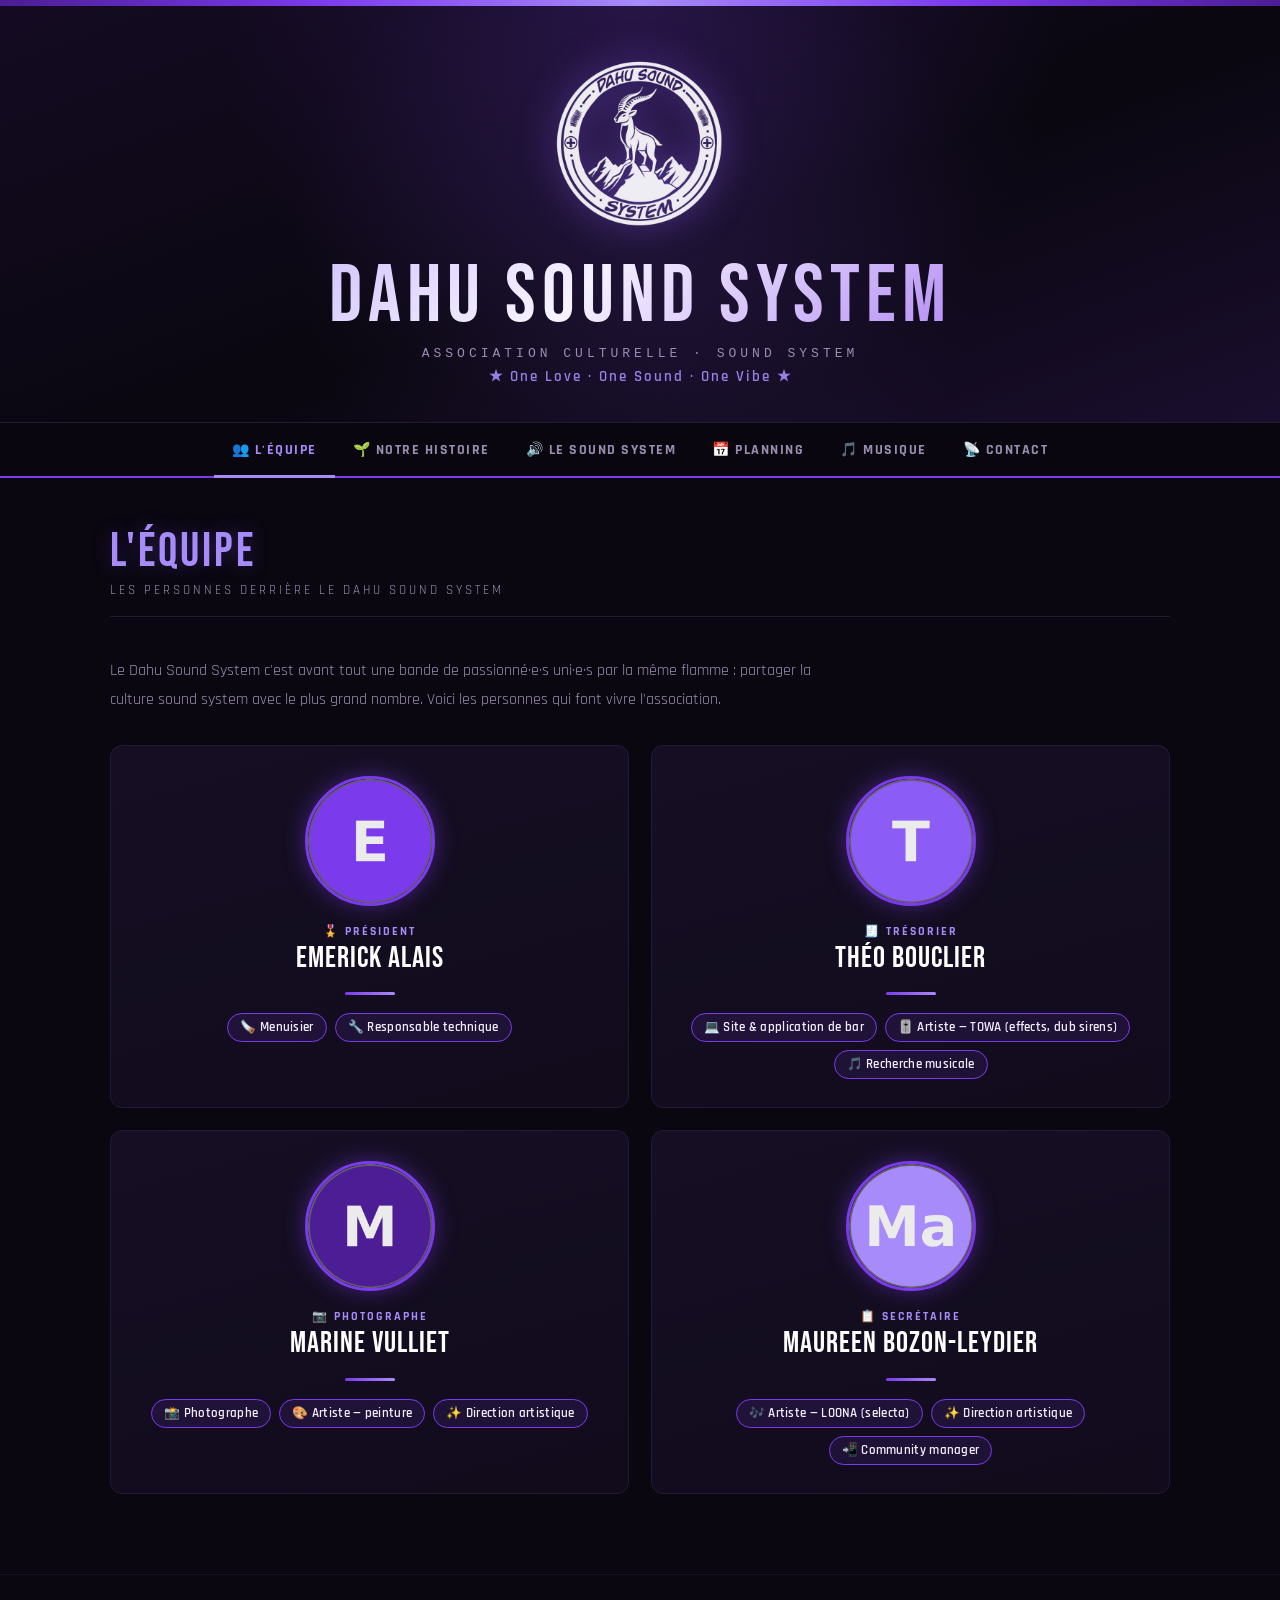
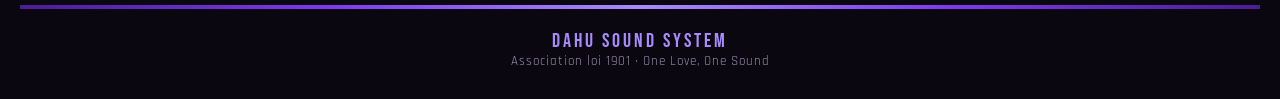
<file: index.html>
<!DOCTYPE html>
<html lang="fr">
<head>
<meta charset="UTF-8">
<meta name="viewport" content="width=device-width, initial-scale=1.0">
<title>Dahu Sound System — L'Équipe</title>
<link rel="icon" type="image/png" href="images/logo-dahu-white.png">
<link rel="preconnect" href="https://fonts.googleapis.com">
<link rel="preconnect" href="https://fonts.gstatic.com" crossorigin>
<link href="https://fonts.googleapis.com/css2?family=Bebas+Neue&family=Rajdhani:wght@400;600;700&family=Ubuntu+Mono&display=swap" rel="stylesheet">
<link rel="stylesheet" href="css/style.css">
</head>
<body>
<!-- En-tete commun (banniere + hero + menu) injecte par js/layout.js -->
<div id="dahu-header"></div>
<script src="js/layout.js"></script>
<div class="content">
  <div class="section">
    <div class="section-title">L'Équipe</div>
    <div class="section-subtitle">Les personnes derrière le Dahu Sound System</div>
    <p class="prose">Le Dahu Sound System c'est avant tout une bande de passionné·e·s uni·e·s par la même flamme : partager la culture sound system avec le plus grand nombre. Voici les personnes qui font vivre l'association.</p>

    <div class="team-grid">

      <!-- Emerick (haut gauche) -->
      <div class="member-card">
        <img class="member-photo" src="images/imageemerick.png" alt="Emerick ALAIS">
        <div class="member-role">🎖️ Président</div>
        <div class="member-name">Emerick ALAIS</div>
        <div class="member-divider"></div>
        <div class="member-missions">
          <span class="mission-tag">🪚 Menuisier</span>
          <span class="mission-tag">🔧 Responsable technique</span>
        </div>
      </div>

      <!-- Théo (haut droite) -->
      <div class="member-card">
        <img class="member-photo" src="images/imagetheo.png" alt="Théo BOUCLIER">
        <div class="member-role">🧾 Trésorier</div>
        <div class="member-name">Théo BOUCLIER</div>
        <div class="member-divider"></div>
        <div class="member-missions">
          <span class="mission-tag">💻 Site &amp; application de bar</span>
          <span class="mission-tag">🎚️ Artiste — TOWA (effects, dub sirens)</span>
          <span class="mission-tag">🎵 Recherche musicale</span>
        </div>
      </div>

      <!-- Marine (bas gauche) -->
      <div class="member-card">
        <img class="member-photo" src="images/imagemarine.png" alt="Marine VULLIET">
        <div class="member-role">📷 Photographe</div>
        <div class="member-name">Marine VULLIET</div>
        <div class="member-divider"></div>
        <div class="member-missions">
          <span class="mission-tag">📸 Photographe</span>
          <span class="mission-tag">🎨 Artiste — peinture</span>
          <span class="mission-tag">✨ Direction artistique</span>
        </div>
      </div>

      <!-- Maureen (bas droite) -->
      <div class="member-card">
        <img class="member-photo" src="images/imagemaureen.png" alt="Maureen BOZON-LEYDIER">
        <div class="member-role">📋 Secrétaire</div>
        <div class="member-name">Maureen BOZON-LEYDIER</div>
        <div class="member-divider"></div>
        <div class="member-missions">
          <span class="mission-tag">🎶 Artiste — LOONA (selecta)</span>
          <span class="mission-tag">✨ Direction artistique</span>
          <span class="mission-tag">📲 Community manager</span>
        </div>
      </div>

    </div>
  </div>
</div>
<!-- Pied de page commun injecte par js/layout.js -->
<footer id="dahu-footer"></footer>
<script src="js/script.js"></script>
</body>
</html>
</file>
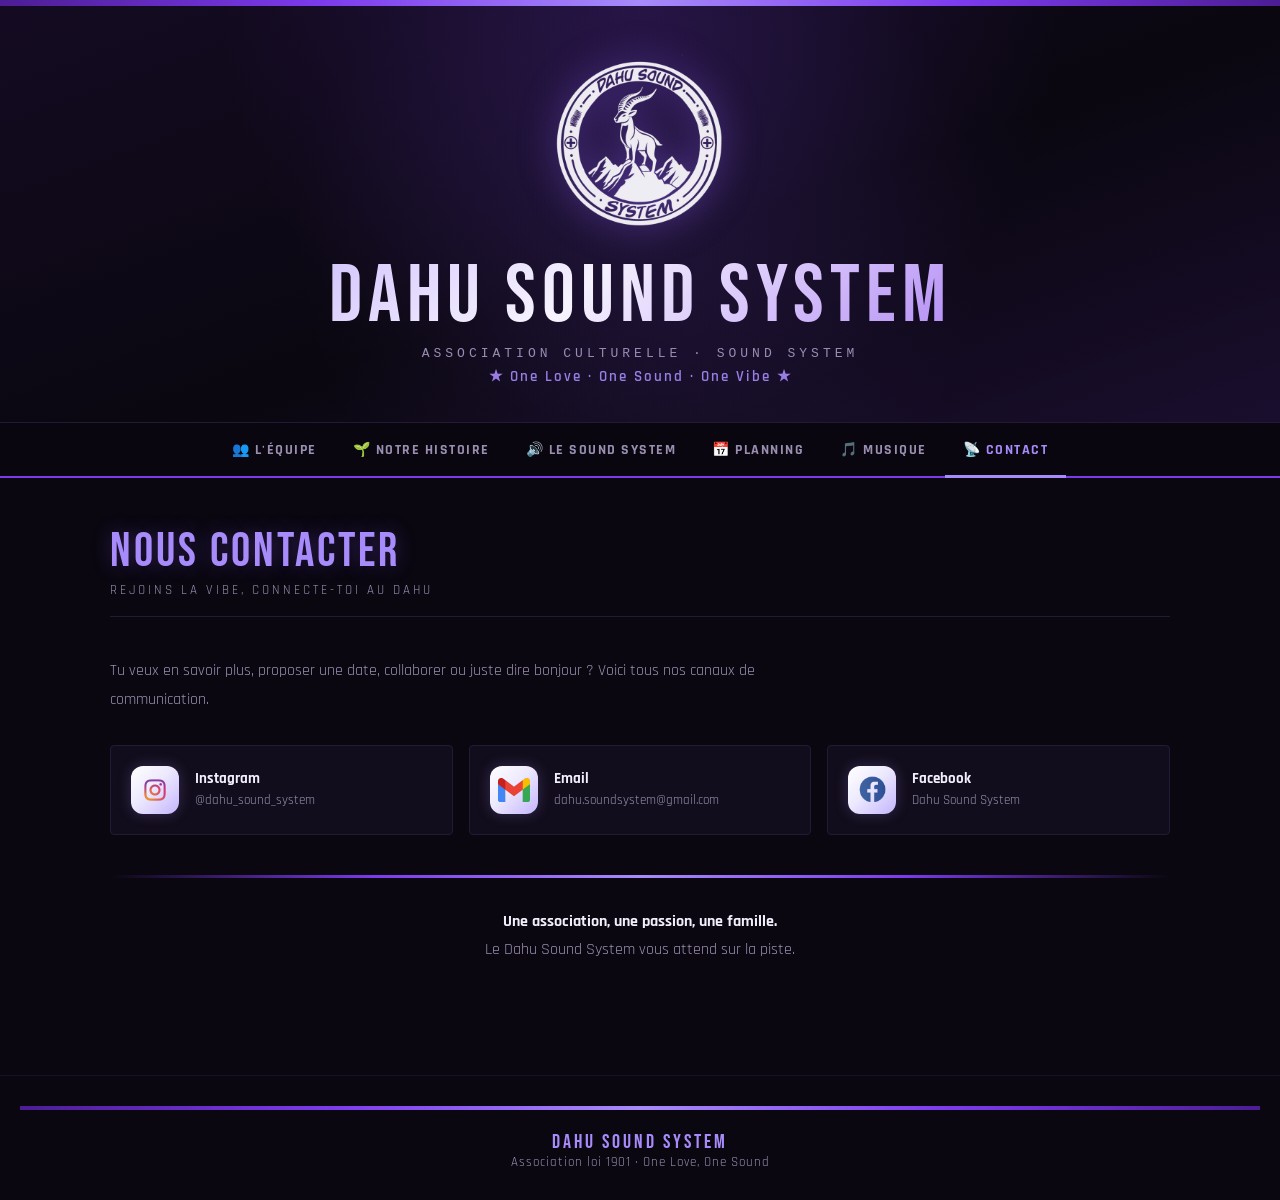
<file: contact.html>
<!DOCTYPE html>
<html lang="fr">
<head>
<meta charset="UTF-8">
<meta name="viewport" content="width=device-width, initial-scale=1.0">
<title>Dahu Sound System — Contact</title>
<link rel="icon" type="image/png" href="images/logo-dahu-white.png">
<link rel="preconnect" href="https://fonts.googleapis.com">
<link rel="preconnect" href="https://fonts.gstatic.com" crossorigin>
<link href="https://fonts.googleapis.com/css2?family=Bebas+Neue&family=Rajdhani:wght@400;600;700&family=Ubuntu+Mono&display=swap" rel="stylesheet">
<link rel="stylesheet" href="css/style.css">
</head>
<body>

<!-- En-tete commun (banniere + logo + menu) injecte par js/layout.js -->
<div id="dahu-header"></div>
<script src="js/layout.js"></script>

<div class="content">
  <div class="section">
    <div class="section-title">Nous Contacter</div>
    <div class="section-subtitle">Rejoins la vibe, connecte-toi au Dahu</div>
    <p class="prose">Tu veux en savoir plus, proposer une date, collaborer ou juste dire bonjour ? Voici tous nos canaux de communication.</p>
    <div class="contact-grid">
      <a href="https://instagram.com/dahu_sound_system" target="_blank" class="contact-card">
        <div class="contact-icon"><img src="images/instagram.png" alt="Instagram"></div>
        <div class="contact-info">
          <strong>Instagram</strong>
          <span>@dahu_sound_system</span>
        </div>
      </a>
      <a href="mailto:dahu.soundsystem@gmail.com" class="contact-card">
        <div class="contact-icon"><img src="images/gmail.png" alt="Gmail"></div>
        <div class="contact-info">
          <strong>Email</strong>
          <span>dahu.soundsystem@gmail.com</span>
        </div>
      </a>
      <a href="https://www.facebook.com/profile.php?id=61570974239241&locale=fr_FR" target="_blank" class="contact-card">
        <div class="contact-icon"><img src="images/facebook.png" alt="Facebook"></div>
        <div class="contact-info">
          <strong>Facebook</strong>
          <span>Dahu Sound System</span>
        </div>
      </a>
    </div>
    <div class="rasta-divider" style="margin-top:40px;"></div>
    <p class="prose" style="text-align:center;margin-top:30px;max-width:100%;">
      <strong>Une association, une passion, une famille.</strong><br>
      Le Dahu Sound System vous attend sur la piste.
    </p>
  </div>
</div>

<!-- Pied de page commun injecte par js/layout.js -->
<footer id="dahu-footer"></footer>

<script src="js/script.js"></script>
</body>
</html>
</file>
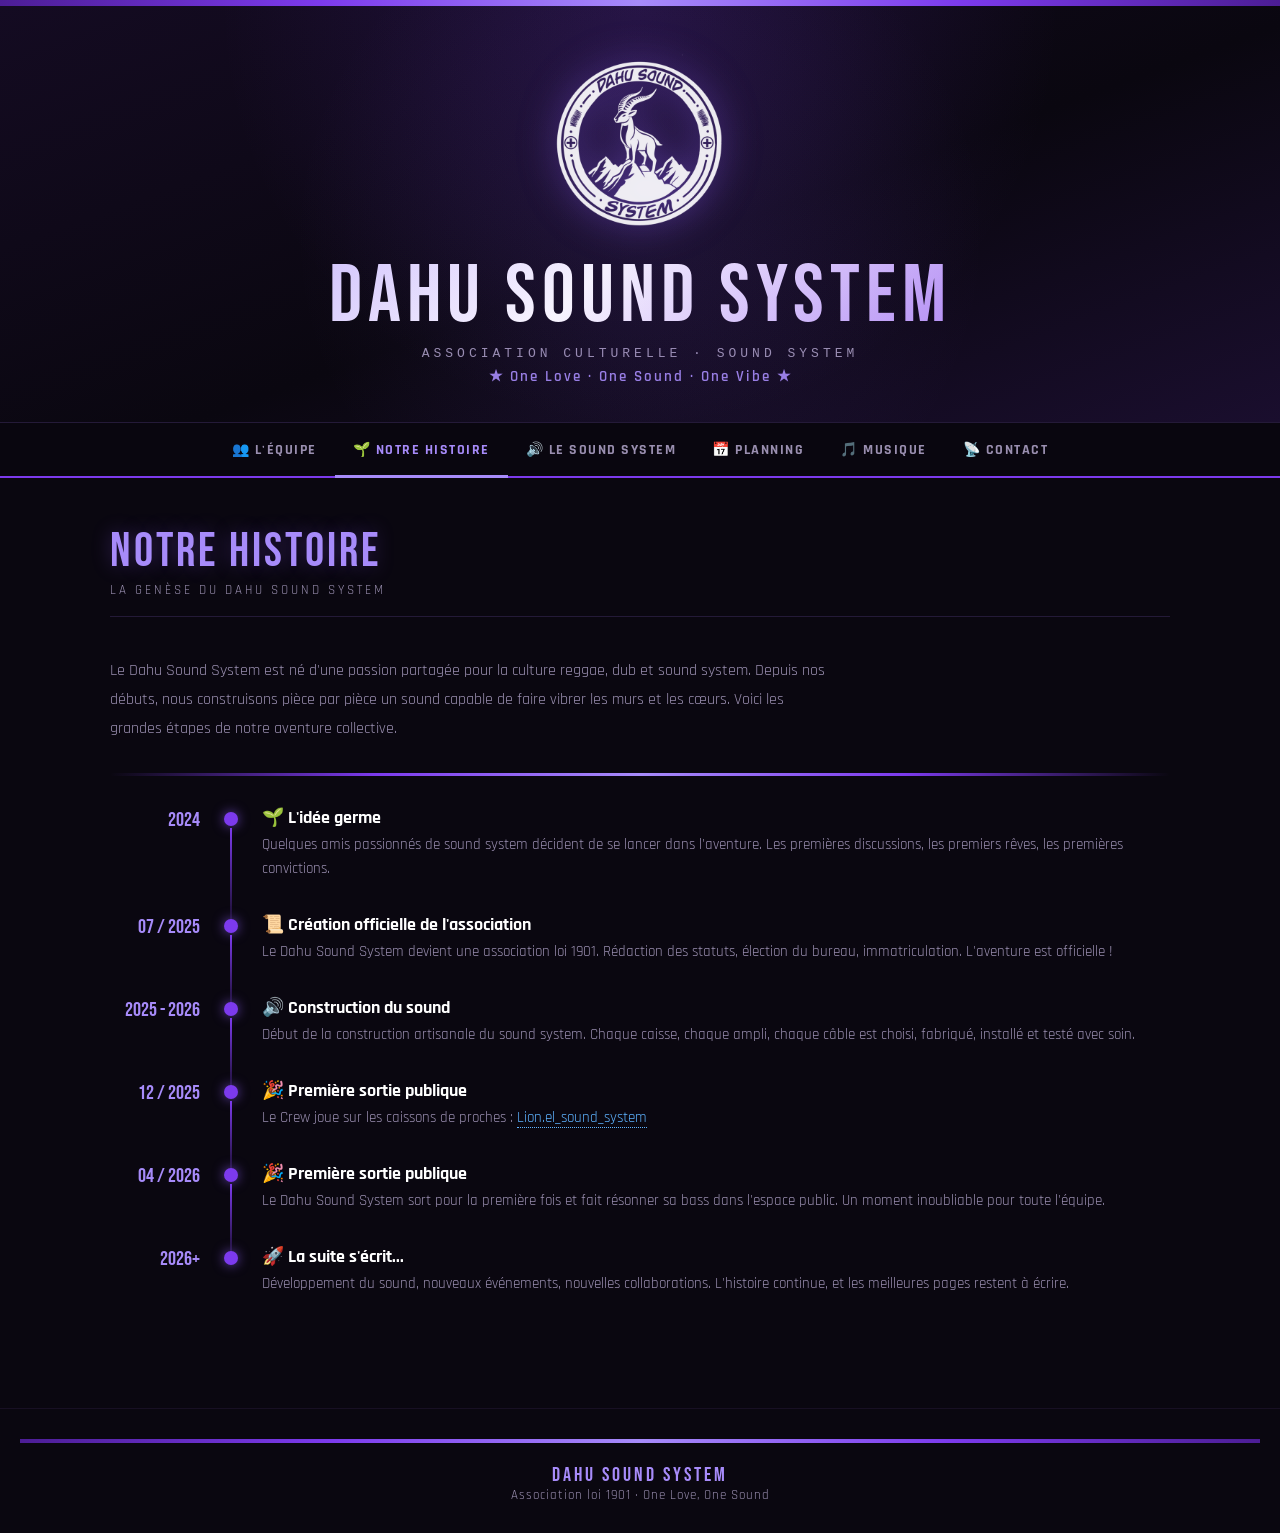
<file: histoire.html>
<!DOCTYPE html>
<html lang="fr">
<head>
<meta charset="UTF-8">
<meta name="viewport" content="width=device-width, initial-scale=1.0">
<title>Dahu Sound System — Notre Histoire</title>
<link rel="icon" type="image/png" href="images/logo-dahu-white.png">
<link rel="preconnect" href="https://fonts.googleapis.com">
<link rel="preconnect" href="https://fonts.gstatic.com" crossorigin>
<link href="https://fonts.googleapis.com/css2?family=Bebas+Neue&family=Rajdhani:wght@400;600;700&family=Ubuntu+Mono&display=swap" rel="stylesheet">
<link rel="stylesheet" href="css/style.css">
</head>
<body>

<!-- En-tete commun (banniere + logo + menu) injecte par js/layout.js -->
<div id="dahu-header"></div>
<script src="js/layout.js"></script>

<div class="content">
  <div class="section">
    <div class="section-title">Notre Histoire</div>
    <div class="section-subtitle">La genèse du Dahu Sound System</div>
    <p class="prose">
      Le Dahu Sound System est né d'une passion partagée pour la culture reggae, dub et sound system. Depuis nos débuts, nous construisons pièce par pièce un sound capable de faire vibrer les murs et les cœurs. Voici les grandes étapes de notre aventure collective.
    </p>
    <div class="rasta-divider"></div>
    <div class="timeline">
      <div class="timeline-item">
        <div class="timeline-year">2024</div>
        <div class="timeline-dot"></div>
        <div class="timeline-text">
          <h3>🌱 L'idée germe</h3>
          <p>Quelques amis passionnés de sound system décident de se lancer dans l'aventure. Les premières discussions, les premiers rêves, les premières convictions.</p>
        </div>
      </div>
      <div class="timeline-item">
        <div class="timeline-year">07 / 2025</div>
        <div class="timeline-dot"></div>
        <div class="timeline-text">
          <h3>📜 Création officielle de l'association</h3>
          <p>Le Dahu Sound System devient une association loi 1901. Rédaction des statuts, élection du bureau, immatriculation. L'aventure est officielle !</p>
        </div>
      </div>
      <div class="timeline-item">
        <div class="timeline-year">2025 - 2026</div>
        <div class="timeline-dot"></div>
        <div class="timeline-text">
          <h3>🔊 Construction du sound</h3>
          <p>Début de la construction artisanale du sound system. Chaque caisse, chaque ampli, chaque câble est choisi, fabriqué, installé et testé avec soin.</p>
        </div>
      </div>
      <div class="timeline-item">
        <div class="timeline-year">12 / 2025</div>
        <div class="timeline-dot"></div>
        <div class="timeline-text">
          <h3>🎉 Première sortie publique</h3>
          <p>Le Crew joue sur les caissons de proches : <a class='link-blue' href="https://www.instagram.com/lion.el_sound_system" target="_blank">Lion.el_sound_system</a></p>
        </div>
      </div>
      <div class="timeline-item">
        <div class="timeline-year">04 / 2026</div>
        <div class="timeline-dot"></div>
        <div class="timeline-text">
          <h3>🎉 Première sortie publique</h3>
          <p>Le Dahu Sound System sort pour la première fois et fait résonner sa bass dans l'espace public. Un moment inoubliable pour toute l'équipe.</p>
        </div>
      </div>
      <div class="timeline-item">
        <div class="timeline-year">2026+</div>
        <div class="timeline-dot"></div>
        <div class="timeline-text">
          <h3>🚀 La suite s'écrit...</h3>
          <p>Développement du sound, nouveaux événements, nouvelles collaborations. L'histoire continue, et les meilleures pages restent à écrire.</p>
        </div>
      </div>
    </div>
  </div>
</div>

<!-- Pied de page commun injecte par js/layout.js -->
<footer id="dahu-footer"></footer>

<script src="js/script.js"></script>
</body>
</html>
</file>
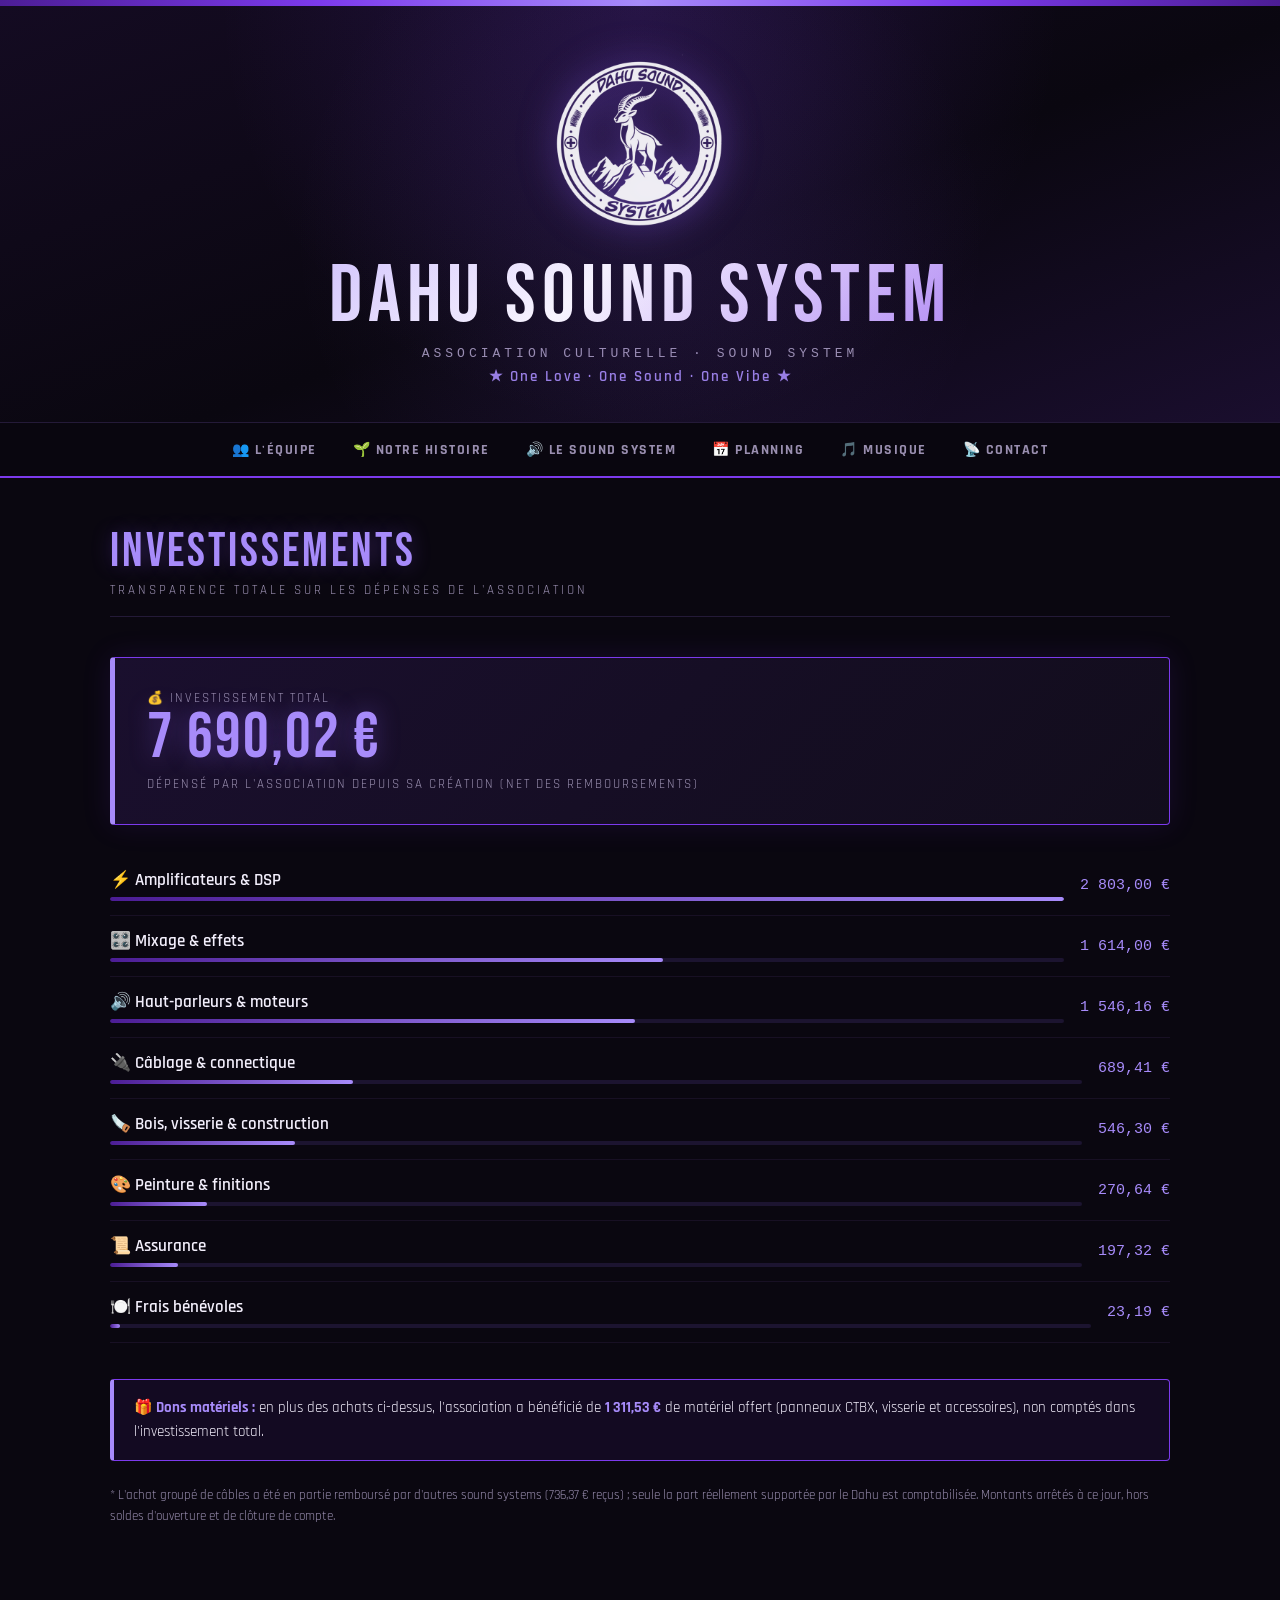
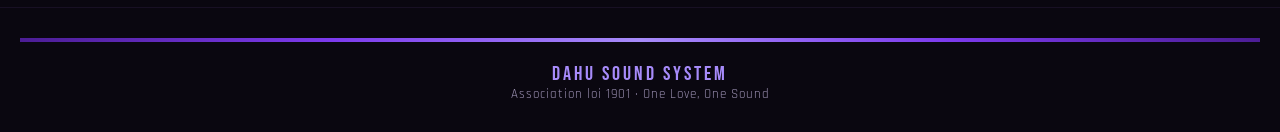
<file: investissements.html>
<!DOCTYPE html>
<html lang="fr">
<head>
<meta charset="UTF-8">
<meta name="viewport" content="width=device-width, initial-scale=1.0">
<title>Dahu Sound System — Investissements</title>
<link rel="icon" type="image/png" href="images/logo-dahu-white.png">
<link rel="preconnect" href="https://fonts.googleapis.com">
<link rel="preconnect" href="https://fonts.gstatic.com" crossorigin>
<link href="https://fonts.googleapis.com/css2?family=Bebas+Neue&family=Rajdhani:wght@400;600;700&family=Ubuntu+Mono&display=swap" rel="stylesheet">
<link rel="stylesheet" href="css/style.css">
</head>
<body>

<!-- En-tete commun (banniere + logo + menu) injecte par js/layout.js -->
<div id="dahu-header"></div>
<script src="js/layout.js"></script>

<div class="content">
  <div class="section">
    <div class="section-title">Investissements</div>
    <div class="section-subtitle">Transparence totale sur les dépenses de l'association</div>
    <div class="budget-total">
      <div>
        <div class="budget-label">💰 Investissement total</div>
        <div class="budget-amount">7 690,02 €</div>
        <div class="budget-label" style="margin-top:6px;">dépensé par l'association depuis sa création (net des remboursements)</div>
      </div>
    </div>

    <div class="budget-rows">
      <div class="budget-row">
        <div>
          <div class="budget-row-name">⚡ Amplificateurs &amp; DSP</div>
          <div class="budget-row-bar"><div class="budget-row-fill" style="width:100%"></div></div>
        </div>
        <div class="budget-row-amount">2 803,00 €</div>
      </div>
      <div class="budget-row">
        <div>
          <div class="budget-row-name">🎛️ Mixage &amp; effets</div>
          <div class="budget-row-bar"><div class="budget-row-fill" style="width:58%"></div></div>
        </div>
        <div class="budget-row-amount">1 614,00 €</div>
      </div>
      <div class="budget-row">
        <div>
          <div class="budget-row-name">🔊 Haut-parleurs &amp; moteurs</div>
          <div class="budget-row-bar"><div class="budget-row-fill" style="width:55%"></div></div>
        </div>
        <div class="budget-row-amount">1 546,16 €</div>
      </div>
      <div class="budget-row">
        <div>
          <div class="budget-row-name">🔌 Câblage &amp; connectique</div>
          <div class="budget-row-bar"><div class="budget-row-fill" style="width:25%"></div></div>
        </div>
        <div class="budget-row-amount">689,41 €</div>
      </div>
      <div class="budget-row">
        <div>
          <div class="budget-row-name">🪚 Bois, visserie &amp; construction</div>
          <div class="budget-row-bar"><div class="budget-row-fill" style="width:19%"></div></div>
        </div>
        <div class="budget-row-amount">546,30 €</div>
      </div>
      <div class="budget-row">
        <div>
          <div class="budget-row-name">🎨 Peinture &amp; finitions</div>
          <div class="budget-row-bar"><div class="budget-row-fill" style="width:10%"></div></div>
        </div>
        <div class="budget-row-amount">270,64 €</div>
      </div>
      <div class="budget-row">
        <div>
          <div class="budget-row-name">📜 Assurance</div>
          <div class="budget-row-bar"><div class="budget-row-fill" style="width:7%"></div></div>
        </div>
        <div class="budget-row-amount">197,32 €</div>
      </div>
      <div class="budget-row">
        <div>
          <div class="budget-row-name">🍽️ Frais bénévoles</div>
          <div class="budget-row-bar"><div class="budget-row-fill" style="width:1%"></div></div>
        </div>
        <div class="budget-row-amount">23,19 €</div>
      </div>
    </div>

    <div class="warning-box" style="margin-top:36px;">
      <strong>🎁 Dons matériels :</strong> en plus des achats ci-dessus, l'association a bénéficié de
      <strong>1 311,53 €</strong> de matériel offert (panneaux CTBX, visserie et accessoires),
      non comptés dans l'investissement total.
    </div>
    <p style="color:var(--text-muted);font-size:13px;margin-top:16px;line-height:1.6;">
      * L'achat groupé de câbles a été en partie remboursé par d'autres sound systems
      (736,37 € reçus) ; seule la part réellement supportée par le Dahu est comptabilisée.
      Montants arrêtés à ce jour, hors soldes d'ouverture et de clôture de compte.
    </p>
  </div>
</div>

<!-- Pied de page commun injecte par js/layout.js -->
<footer id="dahu-footer"></footer>

<script src="js/script.js"></script>
</body>
</html>
</file>
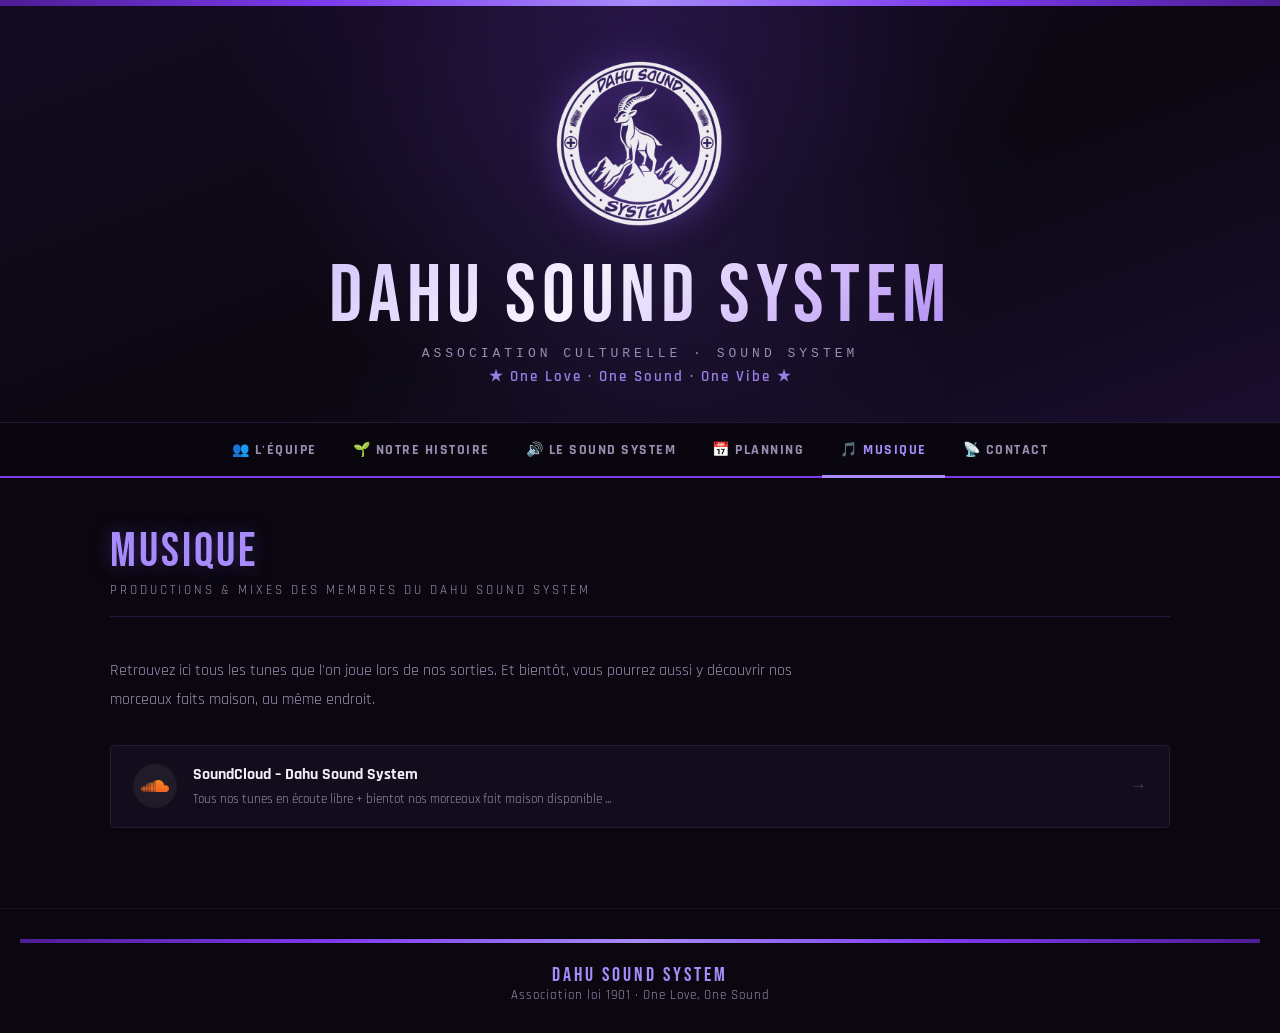
<file: musique.html>
<!DOCTYPE html>
<html lang="fr">
<head>
<meta charset="UTF-8">
<meta name="viewport" content="width=device-width, initial-scale=1.0">
<title>Dahu Sound System — Musique</title>
<link rel="icon" type="image/png" href="images/logo-dahu-white.png">
<link rel="preconnect" href="https://fonts.googleapis.com">
<link rel="preconnect" href="https://fonts.gstatic.com" crossorigin>
<link href="https://fonts.googleapis.com/css2?family=Bebas+Neue&family=Rajdhani:wght@400;600;700&family=Ubuntu+Mono&display=swap" rel="stylesheet">
<link rel="stylesheet" href="css/style.css">
</head>
<body>
<!-- En-tete commun (banniere + logo + menu) injecte par js/layout.js -->
<div id="dahu-header"></div>
<script src="js/layout.js"></script>
<div class="content">
  <div class="section">
    <div class="section-title">Musique</div>
    <div class="section-subtitle">Productions &amp; mixes des membres du Dahu Sound System</div>
    <p class="prose">Retrouvez ici tous les tunes que l'on joue lors de nos sorties. Et bientôt, vous pourrez aussi y découvrir nos morceaux faits maison, au même endroit.</p>
    <div class="music-links">
      <a href="https://on.soundcloud.com/XeZoSbYsabQiU0vJe2" target="_blank" rel="noopener" class="music-link">
        <div class="music-link-icon" style="background:rgba(255,255,255,0.06);padding:8px;">
          <img src="images/soundcloud-icon.png" alt="SoundCloud" style="width:100%;height:100%;object-fit:contain;">
        </div>
        <div class="music-link-info">
          <strong>SoundCloud – Dahu Sound System</strong>
          <span>Tous nos tunes en écoute libre + bientot nos morceaux fait maison disponible ...</span>
        </div>
        <div style="margin-left:auto;color:#463860;">→</div>
      </a>
    </div>
  </div>
</div>
<!-- Pied de page commun injecte par js/layout.js -->
<footer id="dahu-footer"></footer>
<script src="js/script.js"></script>
</body>
</html>
</file>
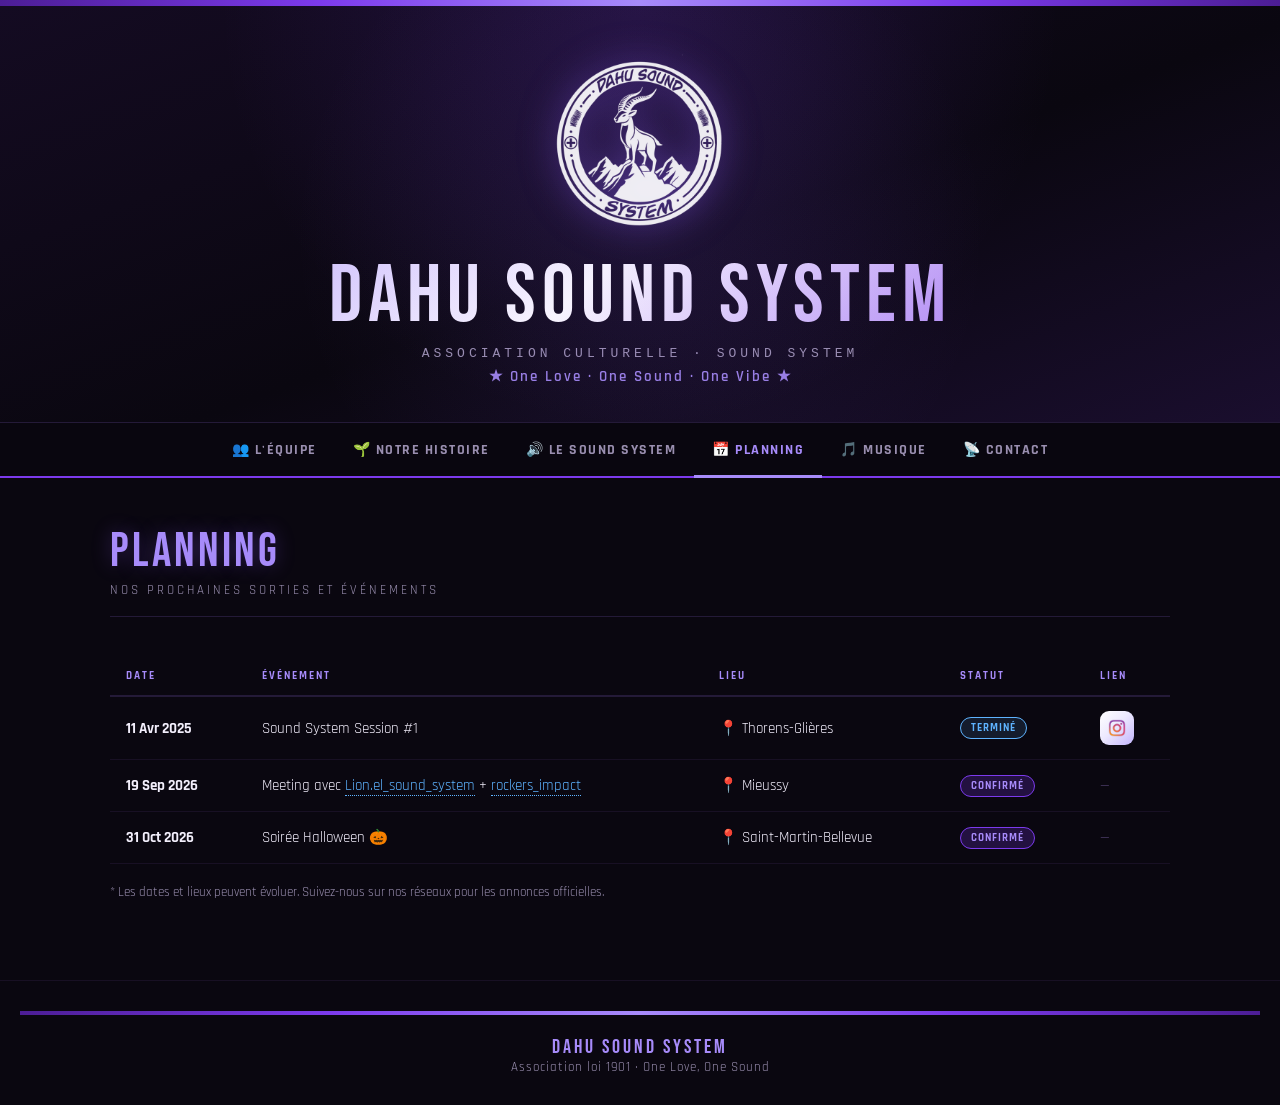
<file: planning.html>
<!DOCTYPE html>
<html lang="fr">
<head>
<meta charset="UTF-8">
<meta name="viewport" content="width=device-width, initial-scale=1.0">
<title>Dahu Sound System — Planning</title>
<link rel="icon" type="image/png" href="images/logo-dahu-white.png">
<link rel="preconnect" href="https://fonts.googleapis.com">
<link rel="preconnect" href="https://fonts.gstatic.com" crossorigin>
<link href="https://fonts.googleapis.com/css2?family=Bebas+Neue&family=Rajdhani:wght@400;600;700&family=Ubuntu+Mono&display=swap" rel="stylesheet">
<link rel="stylesheet" href="css/style.css">
</head>
<body>
<!-- En-tete commun (banniere + logo + menu) injecte par js/layout.js -->
<div id="dahu-header"></div>
<script src="js/layout.js"></script>
<div class="content">
  <div class="section">
    <div class="section-title">Planning</div>
    <div class="section-subtitle">Nos prochaines sorties et événements</div>
    <table class="planning-table">
      <thead>
        <tr>
          <th>Date</th>
          <th>Événement</th>
          <th>Lieu</th>
          <th>Statut</th>
          <th>Lien</th>
        </tr>
      </thead>
      <tbody>
        <tr>
          <td><strong>11 Avr 2025</strong></td>
          <td>Sound System Session #1</td>
          <td>📍 Thorens-Glières</td>
          <td><span class="badge badge-done">Terminé</span></td>
          <td>
            <a class="planning-insta" href="https://www.instagram.com/dahu_sound_system/reel/DXzADlaIBLQ/" target="_blank" rel="noopener" aria-label="Voir le reel Instagram de l'événement">
              <img src="images/instagram.png" alt="Instagram">
            </a>
          </td>
        </tr>
        <tr>
          <td><strong>19 Sep 2026</strong></td>
          <td>Meeting avec <a class='link-blue' href="https://www.instagram.com/lion.el_sound_system" target="_blank">Lion.el_sound_system</a> + <a class='link-blue' href="https://www.instagram.com/rockers_impact/" target="_blank">rockers_impact</a></td>
          <td>📍 Mieussy</td>
          <td><span class="badge badge-confirmed">Confirmé</span></td>
          <td><span class="planning-link-empty">—</span></td>
        </tr>
        <tr>
          <td><strong>31 Oct 2026</strong></td>
          <td>Soirée Halloween 🎃</td>
          <td>📍 Saint-Martin-Bellevue</td>
          <td><span class="badge badge-confirmed">Confirmé</span></td>
          <td><span class="planning-link-empty">—</span></td>
        </tr>
      </tbody>
    </table>
    <p style="color:var(--text-muted);font-size:13px;margin-top:20px;">* Les dates et lieux peuvent évoluer. Suivez-nous sur nos réseaux pour les annonces officielles.</p>
  </div>
</div>
<!-- Pied de page commun injecte par js/layout.js -->
<footer id="dahu-footer"></footer>
<script src="js/script.js"></script>
</body>
</html>
</file>
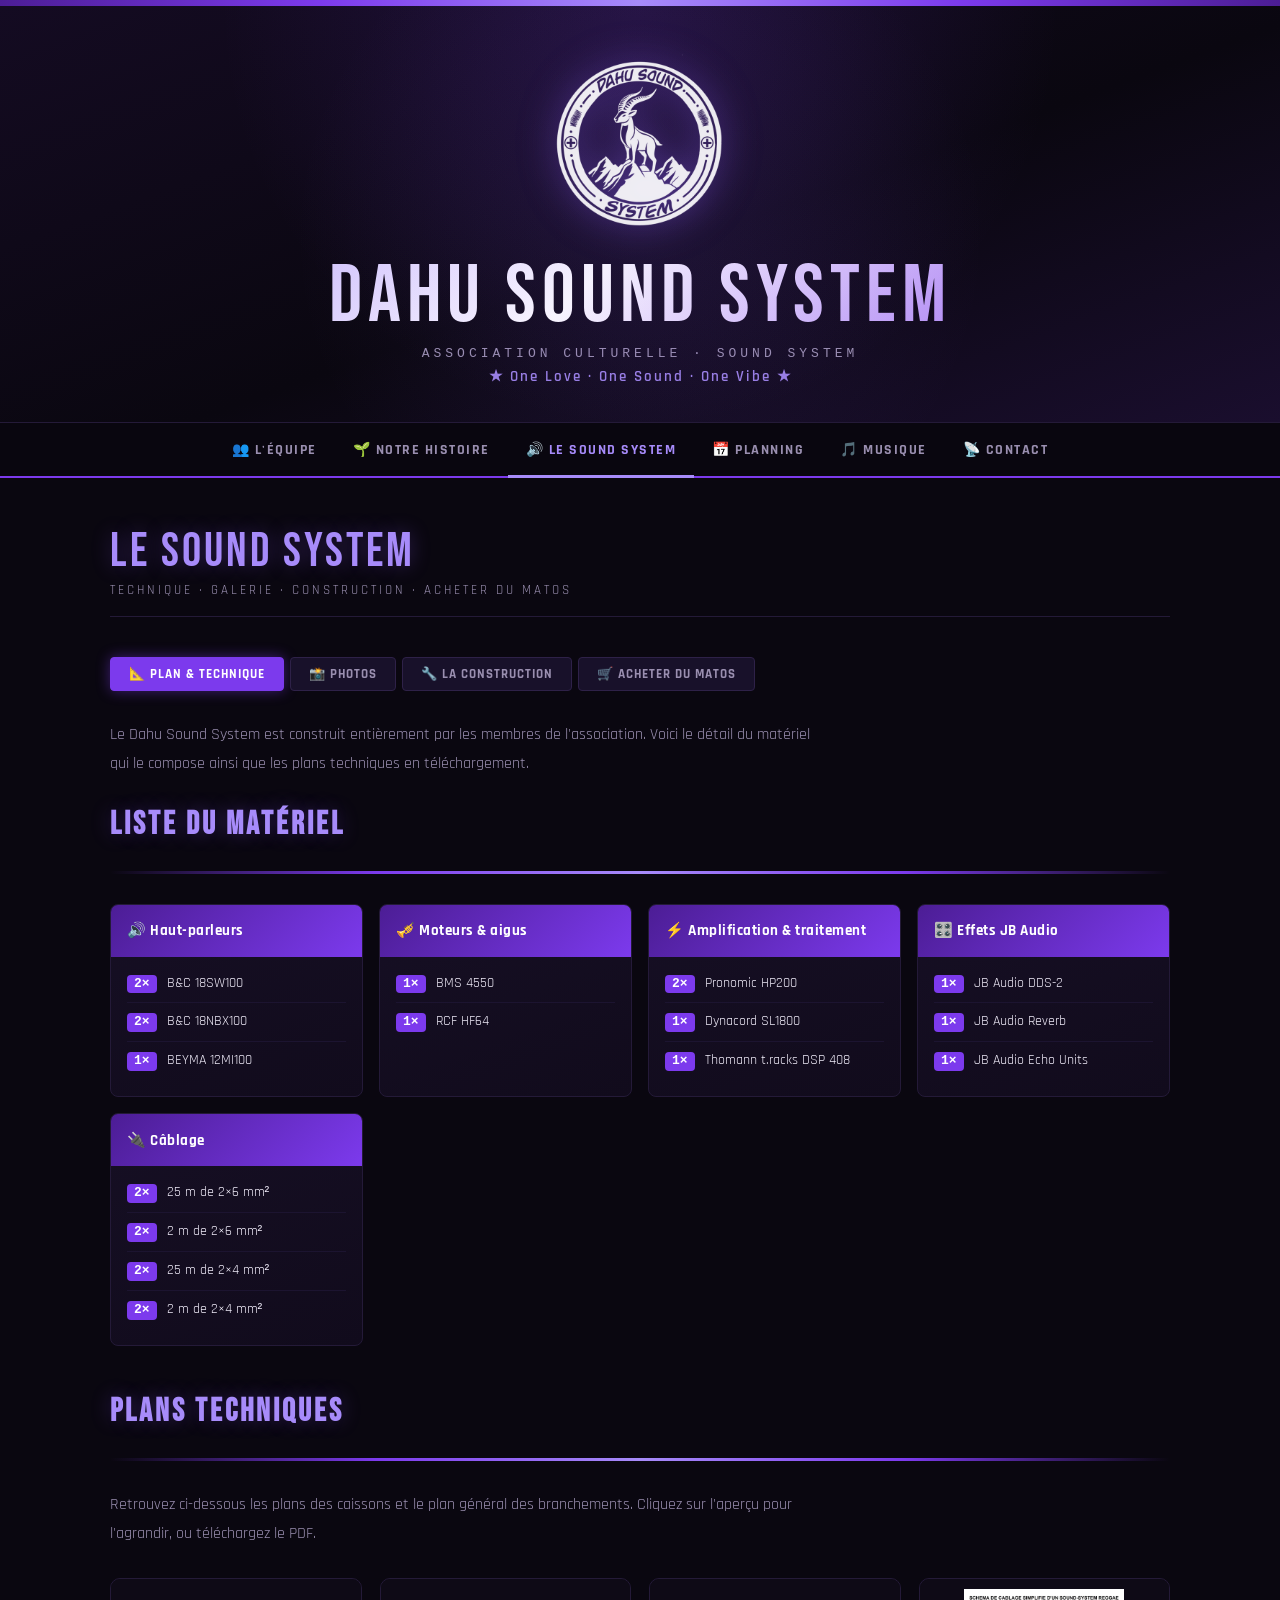
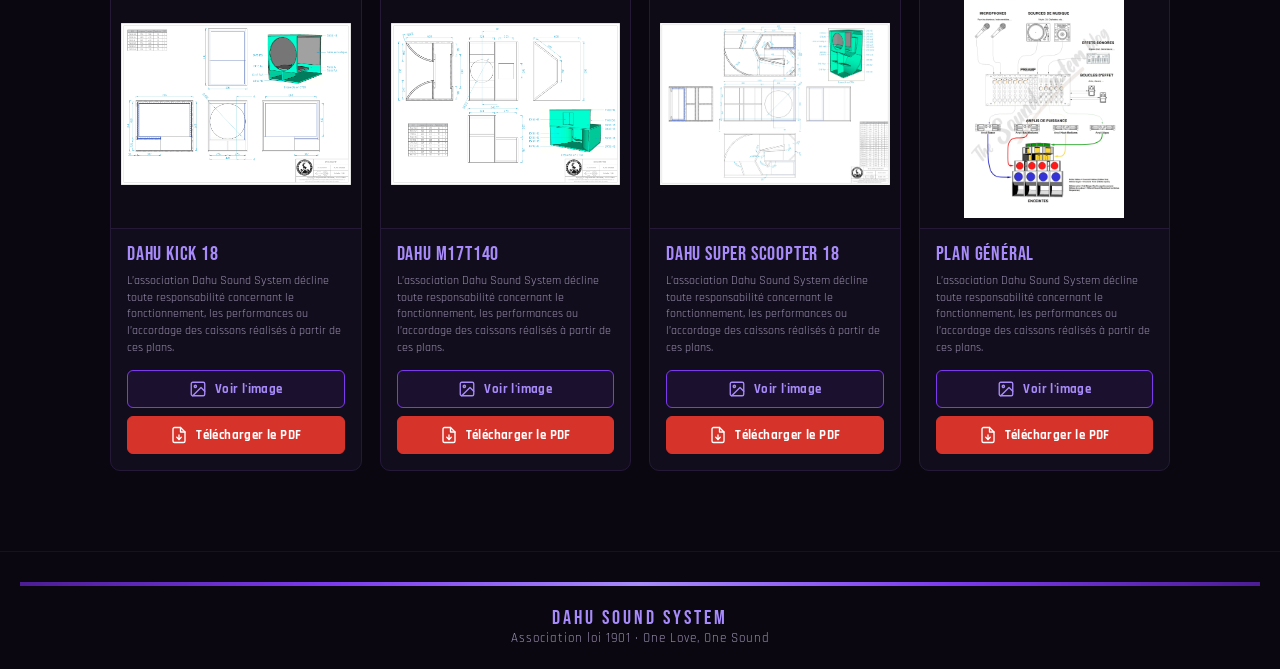
<file: sound-system.html>
<!DOCTYPE html>
<html lang="fr">
<head>
<meta charset="UTF-8">
<meta name="viewport" content="width=device-width, initial-scale=1.0">
<title>Dahu Sound System — Le Sound System</title>
<link rel="icon" type="image/png" href="images/logo-dahu-white.png">
<link rel="preconnect" href="https://fonts.googleapis.com">
<link rel="preconnect" href="https://fonts.gstatic.com" crossorigin>
<link href="https://fonts.googleapis.com/css2?family=Bebas+Neue&family=Rajdhani:wght@400;600;700&family=Ubuntu+Mono&display=swap" rel="stylesheet">
<link rel="stylesheet" href="css/style.css">
</head>
<body>

<!-- En-tete commun (banniere + logo + menu) injecte par js/layout.js -->
<div id="dahu-header"></div>
<script src="js/layout.js"></script>

<div class="content">
  <div class="section">
    <div class="section-title">Le Sound System</div>
    <div class="section-subtitle">Technique · Galerie · Construction · Acheter du matos</div>

    <div class="sub-nav">
      <button class="sub-btn active" onclick="showSub('plan')">📐 Plan &amp; Technique</button>
      <button class="sub-btn" onclick="showSub('photos')">📸 Photos</button>
      <button class="sub-btn" onclick="showSub('construction')">🔧 La Construction</button>
      <button class="sub-btn" onclick="showSub('matos')">🛒 Acheter du matos</button>
    </div>

    <!-- Plan & Technique -->
    <div id="plan" class="sub-section active">
      <p class="prose">Le Dahu Sound System est construit entièrement par les membres de l'association. Voici le détail du matériel qui le compose ainsi que les plans techniques en téléchargement.</p>

      <h2 class="section-title" style="font-size:32px;margin-top:20px;">Liste du matériel</h2>
      <div class="rasta-divider"></div>

      <div class="gear-grid">
        <div class="gear-block">
          <h3>🔊 Haut-parleurs</h3>
          <ul class="gear-list">
            <li><span class="gear-qty">2×</span><span class="gear-name">B&amp;C 18SW100</span></li>
            <li><span class="gear-qty">2×</span><span class="gear-name">B&amp;C 18NBX100</span></li>
            <li><span class="gear-qty">1×</span><span class="gear-name">BEYMA 12MI100</span></li>
          </ul>
        </div>

        <div class="gear-block">
          <h3>🎺 Moteurs &amp; aigus</h3>
          <ul class="gear-list">
            <li><span class="gear-qty">1×</span><span class="gear-name">BMS 4550</span></li>
            <li><span class="gear-qty">1×</span><span class="gear-name">RCF HF64</span></li>
          </ul>
        </div>

        <div class="gear-block">
          <h3>⚡ Amplification &amp; traitement</h3>
          <ul class="gear-list">
            <li><span class="gear-qty">2×</span><span class="gear-name">Pronomic HP200</span></li>
            <li><span class="gear-qty">1×</span><span class="gear-name">Dynacord SL1800</span></li>
            <li><span class="gear-qty">1×</span><span class="gear-name">Thomann t.racks DSP 408</span></li>
          </ul>
        </div>

        <div class="gear-block">
          <h3>🎛️ Effets JB Audio</h3>
          <ul class="gear-list">
            <li><span class="gear-qty">1×</span><span class="gear-name">JB Audio DDS-2</span></li>
            <li><span class="gear-qty">1×</span><span class="gear-name">JB Audio Reverb</span></li>
            <li><span class="gear-qty">1×</span><span class="gear-name">JB Audio Echo Units</span></li>
          </ul>
        </div>

        <div class="gear-block">
          <h3>🔌 Câblage</h3>
          <ul class="gear-list">
            <li><span class="gear-qty">2×</span><span class="gear-name">25 m de 2×6 mm²</span></li>
            <li><span class="gear-qty">2×</span><span class="gear-name">2 m de 2×6 mm²</span></li>
            <li><span class="gear-qty">2×</span><span class="gear-name">25 m de 2×4 mm²</span></li>
            <li><span class="gear-qty">2×</span><span class="gear-name">2 m de 2×4 mm²</span></li>
          </ul>
        </div>
      </div>

      <h2 class="section-title" style="font-size:32px;margin-top:50px;">Plans techniques</h2>
      <div class="rasta-divider"></div>
      <p class="prose">Retrouvez ci-dessous les plans des caissons et le plan général des branchements. Cliquez sur l'aperçu pour l'agrandir, ou téléchargez le PDF.</p>

      <div class="plans-grid">
        
        <div class="plan-card">
          <a class="plan-thumb" href="plans/FAB%20-%20DAHU%20KICK%2018%20-%20A4.jpg" target="_blank" data-zoom>
            <img src="plans/FAB%20-%20DAHU%20KICK%2018%20-%20A4.jpg" alt="Aperçu : DAHU KICK 18" loading="lazy">
          </a>
          <div class="plan-body">
            <div class="plan-title">DAHU KICK 18</div>
            <div class="plan-sub">L’association Dahu Sound System décline toute responsabilité concernant le fonctionnement, les performances ou l’accordage des caissons réalisés à partir de ces plans.</div>
            <div class="plan-actions">
              <a class="plan-btn plan-btn-img" href="plans/FAB%20-%20DAHU%20KICK%2018%20-%20A4.jpg" target="_blank"><svg viewBox="0 0 24 24" fill="none" stroke="currentColor" stroke-width="1.8" stroke-linecap="round" stroke-linejoin="round"><rect x="3" y="3" width="18" height="18" rx="2"/><circle cx="8.5" cy="8.5" r="1.5"/><path d="M21 15l-5-5L5 21"/></svg><span>Voir l'image</span></a>
              <a class="plan-btn plan-btn-pdf" href="plans/FAB%20-%20DAHU%20KICK%2018%20-%20A4.pdf" download><svg viewBox="0 0 24 24" fill="none" stroke="currentColor" stroke-width="1.8" stroke-linecap="round" stroke-linejoin="round"><path d="M14 2H6a2 2 0 00-2 2v16a2 2 0 002 2h12a2 2 0 002-2V8z"/><path d="M14 2v6h6"/><path d="M12 18v-6"/><path d="M9 15l3 3 3-3"/></svg><span>Télécharger le PDF</span></a>
            </div>
          </div>
        </div>

        <div class="plan-card">
          <a class="plan-thumb" href="plans/FAB%20-%20DAHU%20M17T140%20-%20A4.jpg" target="_blank" data-zoom>
            <img src="plans/FAB%20-%20DAHU%20M17T140%20-%20A4.jpg" alt="Aperçu : DAHU M17T140" loading="lazy">
          </a>
          <div class="plan-body">
            <div class="plan-title">DAHU M17T140</div>
            <div class="plan-sub">L’association Dahu Sound System décline toute responsabilité concernant le fonctionnement, les performances ou l’accordage des caissons réalisés à partir de ces plans.</div>
            <div class="plan-actions">
              <a class="plan-btn plan-btn-img" href="plans/FAB%20-%20DAHU%20M17T140%20-%20A4.jpg" target="_blank"><svg viewBox="0 0 24 24" fill="none" stroke="currentColor" stroke-width="1.8" stroke-linecap="round" stroke-linejoin="round"><rect x="3" y="3" width="18" height="18" rx="2"/><circle cx="8.5" cy="8.5" r="1.5"/><path d="M21 15l-5-5L5 21"/></svg><span>Voir l'image</span></a>
              <a class="plan-btn plan-btn-pdf" href="plans/FAB%20-%20DAHU%20M17T140%20-%20A4.pdf" download><svg viewBox="0 0 24 24" fill="none" stroke="currentColor" stroke-width="1.8" stroke-linecap="round" stroke-linejoin="round"><path d="M14 2H6a2 2 0 00-2 2v16a2 2 0 002 2h12a2 2 0 002-2V8z"/><path d="M14 2v6h6"/><path d="M12 18v-6"/><path d="M9 15l3 3 3-3"/></svg><span>Télécharger le PDF</span></a>
            </div>
          </div>
        </div>

        <div class="plan-card">
          <a class="plan-thumb" href="plans/FAB%20-%20DAHU%20SUPER%20SCOOPTER%2018%20-%20A3.jpg" target="_blank" data-zoom>
            <img src="plans/FAB%20-%20DAHU%20SUPER%20SCOOPTER%2018%20-%20A3.jpg" alt="Aperçu : DAHU SUPER SCOOPTER 18" loading="lazy">
          </a>
          <div class="plan-body">
            <div class="plan-title">DAHU SUPER SCOOPTER 18</div>
            <div class="plan-sub">L’association Dahu Sound System décline toute responsabilité concernant le fonctionnement, les performances ou l’accordage des caissons réalisés à partir de ces plans.</div>
            <div class="plan-actions">
              <a class="plan-btn plan-btn-img" href="plans/FAB%20-%20DAHU%20SUPER%20SCOOPTER%2018%20-%20A3.jpg" target="_blank"><svg viewBox="0 0 24 24" fill="none" stroke="currentColor" stroke-width="1.8" stroke-linecap="round" stroke-linejoin="round"><rect x="3" y="3" width="18" height="18" rx="2"/><circle cx="8.5" cy="8.5" r="1.5"/><path d="M21 15l-5-5L5 21"/></svg><span>Voir l'image</span></a>
              <a class="plan-btn plan-btn-pdf" href="plans/FAB%20-%20DAHU%20SUPER%20SCOOPTER%2018%20-%20A3.pdf" download><svg viewBox="0 0 24 24" fill="none" stroke="currentColor" stroke-width="1.8" stroke-linecap="round" stroke-linejoin="round"><path d="M14 2H6a2 2 0 00-2 2v16a2 2 0 002 2h12a2 2 0 002-2V8z"/><path d="M14 2v6h6"/><path d="M12 18v-6"/><path d="M9 15l3 3 3-3"/></svg><span>Télécharger le PDF</span></a>
            </div>
          </div>
        </div>

        <div class="plan-card">
          <a class="plan-thumb" href="plans/SCHEMA_SOUND_FR.jpg" target="_blank" data-zoom>
            <img src="plans/SCHEMA_SOUND_FR.jpg" alt="Aperçu : Plan général" loading="lazy">
          </a>
          <div class="plan-body">
            <div class="plan-title">Plan général</div>
            <div class="plan-sub">L’association Dahu Sound System décline toute responsabilité concernant le fonctionnement, les performances ou l’accordage des caissons réalisés à partir de ces plans.</div>
            <div class="plan-actions">
              <a class="plan-btn plan-btn-img" href="plans/SCHEMA_SOUND_FR.jpg" target="_blank"><svg viewBox="0 0 24 24" fill="none" stroke="currentColor" stroke-width="1.8" stroke-linecap="round" stroke-linejoin="round"><rect x="3" y="3" width="18" height="18" rx="2"/><circle cx="8.5" cy="8.5" r="1.5"/><path d="M21 15l-5-5L5 21"/></svg><span>Voir l'image</span></a>
              <a class="plan-btn plan-btn-pdf" href="plans/SCHEMA_SOUND_FR.pdf" download><svg viewBox="0 0 24 24" fill="none" stroke="currentColor" stroke-width="1.8" stroke-linecap="round" stroke-linejoin="round"><path d="M14 2H6a2 2 0 00-2 2v16a2 2 0 002 2h12a2 2 0 002-2V8z"/><path d="M14 2v6h6"/><path d="M12 18v-6"/><path d="M9 15l3 3 3-3"/></svg><span>Télécharger le PDF</span></a>
            </div>
          </div>
        </div>
      </div>
    </div>

    <!-- Photos -->
    <div id="photos" class="sub-section">
      <p class="prose">Galerie photos de nos événements et de notre sound system en action.</p>
      <div class="photo-grid">
        <div class="photo-item"><img src="images/sound-system-1.jpg" alt="Le sound system du Dahu en lumière néon" loading="lazy"></div>
        <div class="photo-item"><img src="images/sound-system-2.jpg" alt="Caissons du Dahu Sound System avec logo bouquetin" loading="lazy"></div>
        <div class="photo-item"><img src="images/logo-detail.jpg" alt="Détail du logo bouquetin peint sur un caisson" loading="lazy"></div>
        <div class="photo-placeholder">
          <svg width="32" height="32" viewBox="0 0 24 24" fill="none" stroke="currentColor" stroke-width="1.5"><rect x="3" y="3" width="18" height="18" rx="2"/><circle cx="8.5" cy="8.5" r="1.5"/><path d="M21 15l-5-5L5 21"/></svg>
          Bientôt plus de photos
        </div>
      </div>
    </div>

    <!-- Construction -->
    <div id="construction" class="sub-section">
      <p class="prose">Tout notre sound system a été construit de nos propres mains. Voici les étapes clés de la fabrication.</p>
      <div class="photo-grid">
        <div class="photo-item"><img src="images/avant peinture.jpg" alt="Avant peinture" loading="lazy"></div>
        <div class="photo-item"><img src="images/sub.jpg" alt="sub" loading="lazy"></div>
        <div class="photo-item"><img src="images/kick.jpg" alt="kick" loading="lazy"></div>
        <div class="photo-item"><img src="images/Avant tete.jpg" alt="Avant tête" loading="lazy"></div>
        <div class="photo-item"><img src="images/range.jpg" alt="range" loading="lazy"></div>
        <div class="photo-item"><img src="images/secrete.jpg" alt="secrète" loading="lazy"></div>
        <div class="photo-item"><img src="images/tete couche blanc.jpg" alt="Tête couche blanc" loading="lazy"></div>
        <div class="photo-item"><img src="images/tete couche blanc loin.jpg" alt="Tête couche blanc loin" loading="lazy"></div>
        
      </div>
    </div>

    <!-- Matos -->
    <div id="matos" class="sub-section">
      <p class="prose">Les boutiques et sites sur lesquels nous avons acheté du matériel pour la construction du sound system.</p>
      <div class="warning-box">
        <strong>⚠️ Attention :</strong> Nous ne prenons aucune responsabilité quant à vos achats et à l'utilisation du matériel.
      </div>
      <div class="matos-list">
        <a href="https://www.toutlehautparleur.com" target="_blank" class="matos-card">
          <strong>🔊 tout le haut parleur</strong>
          <span>Enceintes, amplis, câbles — bon rapport qualité/prix</span>
        </a>
        <a href="https://www.thomann.de/fr" target="_blank" class="matos-card">
          <strong>🎛️ Thomann</strong>
          <span>Le géant européen du matériel audio &amp; musical</span>
        </a>
        <a href="https://www.kirstein.fr" target="_blank" class="matos-card">
          <strong>🎵 Kirstein</strong>
          <span>Matériel DJ, mixage et sono — livraison rapide</span>
        </a>
        <a href="https://www.leroymerlin.fr" target="_blank" class="matos-card">
          <strong>🪚 Leroy Merlin</strong>
          <span>Peinture, vernis — finitions des baffles</span>
        </a>
        <a href="https://www.amazon.fr" target="_blank" class="matos-card">
          <strong>📦 Amazon</strong>
          <span>Connecteurs, câbles, quincaillerie en tout genre</span>
        </a>
        <a href="https://www.jbaudiounits.com/" target="_blank" class="matos-card">
          <strong>🎵 JB Audio Units</strong>
          <span>Dub siren, effects : Reverb / Echo</span>
        </a>
      </div>
    </div>
  </div>
</div>

<!-- Pied de page commun injecte par js/layout.js -->
<footer id="dahu-footer"></footer>

<script src="js/script.js"></script>
</body>
</html>
</file>
<file: css/style.css>
/* ============================================================
   DAHU SOUND SYSTEM — Feuille de style partagée
   Charte : Violet / Noir / Blanc (DA sound system néon)
   ============================================================ */

:root {
  --violet:        #7c3aed;   /* violet principal */
  --violet-light:  #a78bfa;   /* violet clair (accents, liens) */
  --violet-glow:   #8b5cf6;   /* violet lumineux */
  --violet-deep:   #4c1d95;   /* violet profond */
  --link-blue:     #5eb3ff;   /* bleu clair pour les liens (lion'el...) */

  --dark-bg:    #0a0710;      /* noir très légèrement violacé */
  --card-bg:    #120d1c;
  --card-border:#241a38;
  --text-main:  #f2eefb;      /* blanc cassé */
  --text-muted: #9a8fb0;      /* gris violacé */
  --white:      #ffffff;
  --accent:     var(--violet-light);
}

* { margin: 0; padding: 0; box-sizing: border-box; }

html { scroll-behavior: smooth; }

body {
  background: var(--dark-bg);
  color: var(--text-main);
  font-family: 'Rajdhani', sans-serif;
  font-size: 17px;
  min-height: 100vh;
  overflow-x: hidden;
}

img { max-width: 100%; display: block; }

/* ── VIOLET BANNER ── */
.rasta-banner {
  display: flex;
  height: 6px;
  position: sticky;
  top: 0;
  z-index: 1000;
  background: linear-gradient(90deg, var(--violet-deep), var(--violet), var(--violet-light), var(--violet), var(--violet-deep));
}
.rasta-banner span { display: none; }

/* ── HERO ── */
.hero {
  position: relative;
  background:
    radial-gradient(circle at 50% 0%, rgba(124,58,237,0.18) 0%, transparent 55%),
    linear-gradient(160deg, #140b22 0%, #0a0710 55%, #1a0e2e 100%);
  padding: 48px 20px 36px;
  text-align: center;
  overflow: hidden;
  border-bottom: 1px solid var(--card-border);
}
.hero::before {
  content: '';
  position: absolute;
  top: -120px; left: 50%; transform: translateX(-50%);
  width: 700px; height: 700px;
  background: radial-gradient(circle, rgba(139,92,246,0.10) 0%, transparent 70%);
  pointer-events: none;
}
.hero-logo-img {
  width: clamp(120px, 22vw, 180px);
  height: auto;
  margin: 0 auto 16px;
  filter: drop-shadow(0 0 18px rgba(139,92,246,0.55));
  transition: transform 0.3s ease, filter 0.3s ease;
}
.hero-logo-link { display: inline-block; }
.hero-logo-link:hover .hero-logo-img {
  transform: scale(1.04);
  filter: drop-shadow(0 0 26px rgba(167,139,250,0.85));
}
.hero-logo {
  font-family: 'Bebas Neue', sans-serif;
  font-size: clamp(40px, 9vw, 82px);
  letter-spacing: 6px;
  line-height: 1;
  background: linear-gradient(135deg, var(--violet-light) 0%, var(--white) 45%, var(--violet) 100%);
  -webkit-background-clip: text;
  -webkit-text-fill-color: transparent;
  background-clip: text;
  margin-bottom: 8px;
}
.hero-logo a { text-decoration: none; color: inherit; }
.hero-sub {
  font-family: 'Ubuntu Mono', monospace;
  color: var(--text-muted);
  letter-spacing: 4px;
  font-size: 13px;
  text-transform: uppercase;
  margin-bottom: 6px;
}
.hero-tagline {
  color: var(--violet-light);
  font-size: 15px;
  font-weight: 600;
  letter-spacing: 2px;
  opacity: 0.9;
}

/* ── NAV (desktop) ── */
.nav-wrapper {
  background: rgba(10,7,16,0.97);
  backdrop-filter: blur(6px);
  border-bottom: 2px solid var(--violet);
  position: sticky;
  top: 6px;
  z-index: 999;
}
.nav-inner {
  max-width: 1100px;
  margin: 0 auto;
  display: flex;
  align-items: center;
  justify-content: space-between;
  position: relative;
}
.nav {
  display: flex;
  flex-wrap: wrap;
  justify-content: center;
  width: 100%;
}
.nav-btn {
  background: none;
  border: none;
  color: var(--text-muted);
  font-family: 'Rajdhani', sans-serif;
  font-size: 14px;
  font-weight: 700;
  letter-spacing: 1.5px;
  text-transform: uppercase;
  padding: 16px 18px;
  cursor: pointer;
  transition: all 0.2s;
  border-bottom: 3px solid transparent;
  position: relative;
  top: 2px;
  text-decoration: none;
  display: inline-block;
  white-space: nowrap;
}
.nav-btn:hover { color: var(--violet-light); }
.nav-btn.active {
  color: var(--violet-light);
  border-bottom-color: var(--violet-light);
}

/* Burger (caché sur desktop) */
.nav-burger {
  display: none;
  background: none;
  border: 1px solid var(--violet);
  color: var(--violet-light);
  width: 44px; height: 40px;
  border-radius: 6px;
  cursor: pointer;
  font-size: 20px;
  align-items: center;
  justify-content: center;
  margin: 8px 16px;
}

/* ── CONTENT ── */
.content {
  max-width: 1100px;
  margin: 0 auto;
  padding: 50px 20px 80px;
}
.section { animation: fadeIn 0.35s ease; }

@keyframes fadeIn {
  from { opacity: 0; transform: translateY(12px); }
  to   { opacity: 1; transform: translateY(0); }
}

/* ── TYPOGRAPHY ── */
.section-title {
  font-family: 'Bebas Neue', sans-serif;
  font-size: 48px;
  letter-spacing: 3px;
  color: var(--violet-light);
  margin-bottom: 6px;
  line-height: 1;
  text-shadow: 0 0 20px rgba(139,92,246,0.3);
}
.section-subtitle {
  color: var(--text-muted);
  font-size: 13px;
  letter-spacing: 3px;
  text-transform: uppercase;
  margin-bottom: 40px;
  padding-bottom: 18px;
  border-bottom: 1px solid var(--card-border);
}

/* Liens dans le texte (bleu clair) */
.link-blue {
  color: var(--link-blue);
  text-decoration: none;
  border-bottom: 1px dotted var(--link-blue);
}
.link-blue:hover {
  color: #93cbff;
  border-bottom-style: solid;
}

/* ── CARDS ── */
.cards-grid {
  display: grid;
  grid-template-columns: repeat(3, 1fr);
  gap: 20px;
  margin-top: 30px;
}
.card {
  background: var(--card-bg);
  border: 1px solid var(--card-border);
  border-top: 3px solid var(--violet);
  padding: 24px 20px;
  border-radius: 4px;
  transition: border-top-color 0.2s, transform 0.2s, box-shadow 0.2s;
}
.card:hover {
  border-top-color: var(--violet-light);
  transform: translateY(-3px);
  box-shadow: 0 8px 30px rgba(124,58,237,0.18);
}
.card-role {
  font-size: 11px;
  letter-spacing: 2px;
  text-transform: uppercase;
  color: var(--violet-light);
  margin-bottom: 8px;
  font-weight: 700;
}
.card-name {
  font-family: 'Bebas Neue', sans-serif;
  font-size: 26px;
  letter-spacing: 1px;
  margin-bottom: 8px;
  color: var(--white);
}
.card-desc {
  color: var(--text-muted);
  font-size: 14px;
  line-height: 1.5;
}
.card-avatar {
  width: 60px; height: 60px;
  border-radius: 50%;
  background: linear-gradient(135deg, var(--violet-deep), var(--violet-light));
  display: flex; align-items: center; justify-content: center;
  font-family: 'Bebas Neue', sans-serif;
  font-size: 26px;
  color: #fff;
  margin-bottom: 16px;
  box-shadow: 0 0 16px rgba(124,58,237,0.4);
}

/* ── CARTES MEMBRE (grille 2×2) ── */
.team-grid {
  display: grid;
  grid-template-columns: 1fr 1fr;
  gap: 22px;
  margin-top: 30px;
}
.member-card {
  background: linear-gradient(165deg, #160f24 0%, #110b1c 100%);
  border: 1px solid var(--card-border);
  border-radius: 12px;
  padding: 30px 26px 28px;
  text-align: center;
  display: flex;
  flex-direction: column;
  align-items: center;
  transition: border-color 0.2s, transform 0.2s, box-shadow 0.2s;
}
.member-card:hover {
  border-color: var(--violet-light);
  transform: translateY(-4px);
  box-shadow: 0 12px 36px rgba(124,58,237,0.22);
}
.member-photo {
  width: 130px;
  height: 130px;
  border-radius: 50%;
  object-fit: cover;
  border: 3px solid var(--violet);
  background: #0e0a16;
  margin-bottom: 18px;
  box-shadow: 0 0 22px rgba(124,58,237,0.45);
}
.member-role {
  font-size: 12px;
  letter-spacing: 2px;
  text-transform: uppercase;
  color: var(--violet-light);
  font-weight: 700;
  margin-bottom: 4px;
}
.member-name {
  font-family: 'Bebas Neue', sans-serif;
  font-size: 30px;
  letter-spacing: 1px;
  color: #fff;
  line-height: 1.05;
  margin-bottom: 18px;
}
.member-divider {
  width: 50px;
  height: 3px;
  border-radius: 2px;
  background: linear-gradient(90deg, var(--violet), var(--violet-light));
  margin: 0 auto 18px;
}
.member-missions {
  display: flex;
  flex-wrap: wrap;
  gap: 8px;
  justify-content: center;
}
.mission-tag {
  display: inline-flex;
  align-items: center;
  gap: 5px;
  background: rgba(124,58,237,0.12);
  border: 1px solid var(--violet);
  color: var(--text-main);
  font-size: 12.5px;
  font-weight: 600;
  letter-spacing: 0.3px;
  padding: 6px 12px;
  border-radius: 20px;
  line-height: 1.2;
}

/* ── TIMELINE ── */
.timeline { margin-top: 30px; }
.timeline-item {
  display: flex;
  align-items: flex-start;
  gap: 24px;
  margin-bottom: 32px;
  position: relative;
}
.timeline-item::before {
  content: '';
  position: absolute;
  left: 121px; top: 22px;
  width: 2px; height: calc(100% + 32px);
  background: linear-gradient(to bottom, var(--violet), transparent);
  transform: translateX(-1px);
}
.timeline-item:last-child::before { display: none; }
.timeline-year {
  font-family: 'Bebas Neue', sans-serif;
  font-size: 20px;
  color: var(--violet-light);
  width: 90px;
  flex-shrink: 0;
  padding-top: 2px;
  text-align: right;
  white-space: nowrap;
}
.timeline-dot {
  width: 14px; height: 14px;
  border-radius: 50%;
  background: var(--violet);
  margin-top: 6px;
  flex-shrink: 0;
  box-shadow: 0 0 12px rgba(139,92,246,0.7);
}
.timeline-text { flex: 1; min-width: 0; }
.timeline-text h3 {
  color: var(--white);
  font-size: 18px;
  font-weight: 700;
  margin-bottom: 4px;
}
.timeline-text p { color: var(--text-muted); font-size: 15px; line-height: 1.6; }

/* ── SUB-TABS ── */
.sub-nav {
  display: flex;
  gap: 6px;
  margin-bottom: 30px;
  flex-wrap: wrap;
}
.sub-btn {
  background: #18112a;
  border: 1px solid #2e2148;
  color: var(--text-muted);
  font-family: 'Rajdhani', sans-serif;
  font-size: 13px;
  font-weight: 700;
  letter-spacing: 1px;
  text-transform: uppercase;
  padding: 8px 18px;
  cursor: pointer;
  transition: all 0.2s;
  border-radius: 4px;
}
.sub-btn:hover { color: var(--text-main); border-color: var(--violet); }
.sub-btn.active {
  background: var(--violet);
  border-color: var(--violet);
  color: #fff;
  box-shadow: 0 0 14px rgba(124,58,237,0.45);
}
.sub-section { display: none; }
.sub-section.active { display: block; animation: fadeIn 0.25s ease; }

/* ── PHOTO GRID ── */
.photo-grid {
  display: grid;
  grid-template-columns: repeat(auto-fill, minmax(240px, 1fr));
  gap: 14px;
  margin-top: 20px;
}
.photo-item {
  aspect-ratio: 3/4;
  border-radius: 4px;
  overflow: hidden;
  border: 1px solid var(--card-border);
  position: relative;
  cursor: pointer;
  transition: border-color 0.2s, transform 0.2s, box-shadow 0.2s;
}
.photo-item img {
  width: 100%; height: 100%;
  object-fit: cover;
  transition: transform 0.4s ease;
}
.photo-item:hover {
  border-color: var(--violet-light);
  box-shadow: 0 6px 26px rgba(124,58,237,0.3);
}
.photo-item:hover img { transform: scale(1.06); }
.photo-placeholder {
  aspect-ratio: 3/4;
  background: linear-gradient(135deg, #160f24, #1c1430);
  border: 1px solid var(--card-border);
  border-radius: 4px;
  display: flex;
  flex-direction: column;
  align-items: center;
  justify-content: center;
  color: #463860;
  font-size: 13px;
  letter-spacing: 1px;
  text-transform: uppercase;
  gap: 8px;
  transition: border-color 0.2s;
  text-align: center;
  padding: 10px;
}
.photo-placeholder:hover { border-color: var(--violet); }
.photo-placeholder svg { opacity: 0.35; }

/* Lightbox */
.lightbox {
  display: none;
  position: fixed;
  inset: 0;
  background: rgba(5,3,10,0.94);
  z-index: 2000;
  align-items: center;
  justify-content: center;
  padding: 20px;
  cursor: zoom-out;
}
.lightbox.open { display: flex; }
.lightbox img {
  max-width: 92vw;
  max-height: 90vh;
  border-radius: 6px;
  box-shadow: 0 0 60px rgba(124,58,237,0.5);
}

/* ── PLANNING TABLE ── */
.planning-table {
  width: 100%;
  border-collapse: collapse;
  margin-top: 20px;
}
.planning-table th {
  text-align: left;
  padding: 12px 16px;
  font-size: 11px;
  letter-spacing: 2px;
  text-transform: uppercase;
  color: var(--violet-light);
  border-bottom: 2px solid var(--card-border);
  font-weight: 700;
}
.planning-table td {
  padding: 14px 16px;
  border-bottom: 1px solid #181024;
  font-size: 15px;
  vertical-align: middle;
}
.planning-table tr:hover td { background: #140d20; }
.badge {
  display: inline-block;
  padding: 3px 10px;
  border-radius: 20px;
  font-size: 11px;
  font-weight: 700;
  letter-spacing: 1px;
  text-transform: uppercase;
}
.badge-confirmed { background: rgba(124,58,237,0.22); color: var(--violet-light); border: 1px solid var(--violet); }
.badge-pending   { background: rgba(167,139,250,0.12); color: var(--violet-light); border: 1px solid var(--violet-light); }
.badge-done      { background: rgba(94,179,255,0.12); color: var(--link-blue); border: 1px solid var(--link-blue); }

/* Lien Instagram dans le tableau planning */
.planning-insta {
  display: inline-flex;
  align-items: center;
  justify-content: center;
  width: 34px; height: 34px;
  border-radius: 9px;
  background: linear-gradient(135deg, #ffffff 0%, #ede9fe 45%, #c4b5fd 100%);
  padding: 5px;
  transition: transform 0.2s, box-shadow 0.2s;
}
.planning-insta:hover {
  transform: scale(1.1);
  box-shadow: 0 0 14px rgba(167,139,250,0.5);
}
.planning-insta img { width: 100%; height: 100%; object-fit: contain; }
.planning-link-empty { color: #463860; font-size: 18px; }

/* ── BUDGET ── */
.budget-total {
  background: linear-gradient(135deg, #1a0f2e, #120d1c);
  border: 1px solid var(--violet);
  border-left: 5px solid var(--violet-light);
  padding: 32px;
  margin-bottom: 30px;
  display: flex;
  align-items: center;
  gap: 30px;
  flex-wrap: wrap;
  border-radius: 4px;
  box-shadow: 0 0 30px rgba(124,58,237,0.12);
}
.budget-amount {
  font-family: 'Bebas Neue', sans-serif;
  font-size: 64px;
  color: var(--violet-light);
  line-height: 1;
  letter-spacing: 2px;
  text-shadow: 0 0 24px rgba(139,92,246,0.4);
}
.budget-label { color: var(--text-muted); font-size: 13px; letter-spacing: 2px; text-transform: uppercase; }
.budget-rows { margin-top: 20px; }
.budget-row {
  display: flex;
  justify-content: space-between;
  align-items: center;
  padding: 14px 0;
  border-bottom: 1px solid #181024;
  gap: 16px;
}
.budget-row > div:first-child { flex: 1; min-width: 0; }
.budget-row-name { color: var(--text-main); font-weight: 600; }
.budget-row-amount { color: var(--violet-light); font-family: 'Ubuntu Mono', monospace; font-size: 15px; white-space: nowrap; }
.budget-row-bar { height: 4px; background: #1c1430; margin-top: 6px; border-radius: 2px; overflow: hidden; }
.budget-row-fill { height: 100%; background: linear-gradient(90deg, var(--violet-deep), var(--violet-light)); border-radius: 2px; }

/* ── MUSIC LINKS ── */
.music-links { display: flex; flex-direction: column; gap: 14px; margin-top: 20px; }
.music-link {
  display: flex;
  align-items: center;
  gap: 16px;
  background: var(--card-bg);
  border: 1px solid var(--card-border);
  padding: 18px 22px;
  text-decoration: none;
  color: var(--text-main);
  transition: border-color 0.2s, transform 0.2s;
  border-radius: 4px;
}
.music-link:hover { border-color: var(--violet-light); transform: translateX(4px); }
.music-link-icon {
  width: 44px; height: 44px;
  border-radius: 50%;
  display: flex; align-items: center; justify-content: center;
  font-size: 20px;
  flex-shrink: 0;
}
.music-link-info strong { display: block; font-size: 16px; font-weight: 700; margin-bottom: 2px; }
.music-link-info span { color: var(--text-muted); font-size: 13px; }

/* ── CONTACT ── */
.contact-grid { display: grid; grid-template-columns: repeat(auto-fill, minmax(260px, 1fr)); gap: 16px; margin-top: 20px; }
.contact-card {
  display: flex;
  align-items: center;
  gap: 16px;
  background: var(--card-bg);
  border: 1px solid var(--card-border);
  padding: 20px;
  border-radius: 4px;
  text-decoration: none;
  color: var(--text-main);
  transition: all 0.2s;
}
.contact-card:hover {
  border-color: var(--violet-light);
  transform: translateY(-2px);
  box-shadow: 0 6px 24px rgba(124,58,237,0.2);
}
.contact-icon {
  width: 48px; height: 48px;
  border-radius: 12px;
  display: flex; align-items: center; justify-content: center;
  flex-shrink: 0;
  overflow: hidden;
  padding: 8px;
  background: linear-gradient(135deg, #ffffff 0%, #ede9fe 45%, #c4b5fd 100%);
  box-shadow: 0 0 14px rgba(167,139,250,0.25);
}
.contact-icon svg { width: 26px; height: 26px; }
.contact-icon img { width: 100%; height: 100%; object-fit: contain; }
.contact-info strong { display: block; font-size: 15px; font-weight: 700; }
.contact-info span { color: var(--text-muted); font-size: 13px; }

/* ── MATOS LINKS ── */
.matos-list { display: grid; grid-template-columns: repeat(auto-fill, minmax(300px, 1fr)); gap: 14px; margin-top: 20px; }
.matos-card {
  background: var(--card-bg);
  border: 1px solid var(--card-border);
  border-left: 4px solid var(--violet);
  padding: 20px;
  border-radius: 4px;
  text-decoration: none;
  color: var(--text-main);
  display: block;
  transition: all 0.2s;
}
.matos-card:hover { border-left-color: var(--violet-light); transform: translateX(4px); }
.matos-card strong { display: block; font-size: 16px; font-weight: 700; margin-bottom: 4px; }
.matos-card span { color: var(--text-muted); font-size: 13px; }

/* Encart d'avertissement */
.warning-box {
  background: rgba(124,58,237,0.08);
  border: 1px solid var(--violet);
  border-left: 4px solid var(--violet-light);
  border-radius: 4px;
  padding: 16px 20px;
  margin-bottom: 24px;
  color: var(--text-main);
  font-size: 15px;
  line-height: 1.6;
}
.warning-box strong { color: var(--violet-light); }


/* ── LISTE DE MATÉRIEL (4 colonnes) ── */
.gear-grid {
  display: grid;
  grid-template-columns: repeat(4, 1fr);
  gap: 16px;
  margin-top: 24px;
}
.gear-block {
  background: linear-gradient(160deg, #160f24 0%, #110b1c 100%);
  border: 1px solid var(--card-border);
  border-radius: 8px;
  padding: 0;
  overflow: hidden;
  display: flex;
  flex-direction: column;
  transition: border-color 0.2s, transform 0.2s, box-shadow 0.2s;
}
.gear-block:hover {
  border-color: var(--violet-light);
  transform: translateY(-3px);
  box-shadow: 0 8px 26px rgba(124,58,237,0.18);
}
.gear-block h3 {
  font-family: 'Rajdhani', sans-serif;
  font-weight: 700;
  font-size: 15px;
  letter-spacing: 0.5px;
  color: #fff;
  margin: 0;
  padding: 14px 16px;
  background: linear-gradient(135deg, var(--violet-deep), var(--violet));
  display: flex;
  align-items: center;
  gap: 8px;
  min-height: 52px;
}
.gear-list { list-style: none; padding: 8px 16px 16px; margin: 0; flex: 1; }
.gear-list li {
  display: flex;
  align-items: baseline;
  gap: 10px;
  padding: 9px 0;
  border-bottom: 1px solid #1c1430;
  font-size: 14px;
  line-height: 1.3;
}
.gear-list li:last-child { border-bottom: none; }
.gear-qty {
  font-family: 'Ubuntu Mono', monospace;
  color: #fff;
  font-weight: 700;
  font-size: 13px;
  flex-shrink: 0;
  background: var(--violet);
  border-radius: 4px;
  padding: 1px 7px;
}
.gear-name { color: var(--text-main); }

/* Câbles : bloc volontairement plus discret */
.gear-block.gear-secondary { opacity: 0.75; }
.gear-block.gear-secondary h3 {
  background: #1c1430;
  color: var(--text-muted);
}
.gear-block.gear-secondary .gear-list li { font-size: 12.5px; padding: 7px 0; }
.gear-block.gear-secondary .gear-qty { background: #2e2148; color: var(--text-muted); }
.gear-block.gear-secondary .gear-name { color: var(--text-muted); }

/* ── PLANS TÉLÉCHARGEABLES (4 carrés identiques) ── */
.plans-grid {
  display: grid;
  grid-template-columns: repeat(4, 1fr);
  gap: 18px;
  margin-top: 24px;
}
.plan-card {
  background: var(--card-bg);
  border: 1px solid var(--card-border);
  border-radius: 10px;
  overflow: hidden;
  display: flex;
  flex-direction: column;
  transition: border-color 0.2s, transform 0.2s, box-shadow 0.2s;
}
.plan-card:hover {
  border-color: var(--violet-light);
  transform: translateY(-4px);
  box-shadow: 0 10px 32px rgba(124,58,237,0.22);
}
/* Vignette carrée, image entièrement visible (contain) sur fond sombre */
.plan-thumb {
  display: block;
  position: relative;
  aspect-ratio: 1 / 1;
  background: #0e0a16;
  border-bottom: 1px solid var(--card-border);
  cursor: zoom-in;
  overflow: hidden;
}
.plan-thumb img {
  width: 100%;
  height: 100%;
  object-fit: contain;
  padding: 10px;
  transition: transform 0.35s ease;
}
.plan-card:hover .plan-thumb img { transform: scale(1.04); }
.plan-thumb::after {
  content: '🔍';
  position: absolute;
  top: 8px; right: 8px;
  background: rgba(10,7,16,0.75);
  border: 1px solid var(--violet);
  color: var(--violet-light);
  font-size: 13px;
  width: 30px; height: 30px;
  display: flex; align-items: center; justify-content: center;
  border-radius: 6px;
  opacity: 0;
  transition: opacity 0.2s;
}
.plan-thumb:hover::after { opacity: 1; }

.plan-body {
  padding: 14px 16px 16px;
  display: flex;
  flex-direction: column;
  flex: 1;
}
.plan-title {
  font-family: 'Bebas Neue', sans-serif;
  font-size: 20px;
  letter-spacing: 0.8px;
  color: var(--violet-light);
  line-height: 1.1;
  margin-bottom: 8px;
}
.plan-sub {
  color: var(--text-muted);
  font-size: 11.5px;
  line-height: 1.45;
  margin-bottom: 14px;
  flex: 1;
}
.plan-filename {
  font-family: 'Ubuntu Mono', monospace;
  font-size: 11px;
  color: #6f6188;
  word-break: break-word;
  margin-bottom: 12px;
  padding-left: 8px;
  border-left: 2px solid var(--violet-deep);
}
.plan-actions { display: flex; flex-direction: column; gap: 8px; margin-top: auto; }
.plan-btn {
  display: flex;
  align-items: center;
  justify-content: center;
  gap: 8px;
  font-size: 13px;
  font-weight: 700;
  letter-spacing: 0.4px;
  text-decoration: none;
  padding: 9px 12px;
  border-radius: 6px;
  transition: all 0.2s;
}
.plan-btn svg { width: 18px; height: 18px; flex-shrink: 0; }
.plan-btn-img {
  color: var(--violet-light);
  border: 1px solid var(--violet);
  background: rgba(124,58,237,0.08);
}
.plan-btn-img:hover { background: rgba(124,58,237,0.2); }
.plan-btn-pdf {
  color: #fff;
  background: #d6332b;
  border: 1px solid #d6332b;
}
.plan-btn-pdf:hover { background: #e8443c; border-color: #e8443c; }

/* ── DESCRIPTION TEXT ── */
.prose {
  color: var(--text-muted);
  line-height: 1.8;
  font-size: 16px;
  max-width: 720px;
  margin-bottom: 30px;
}
.prose strong { color: var(--text-main); }
.prose ul { margin: 12px 0 0 20px; }
.prose li { margin-bottom: 6px; }

/* ── VIOLET DIVIDER ── */
.rasta-divider {
  height: 3px;
  margin: 30px 0;
  border-radius: 2px;
  background: linear-gradient(90deg, transparent, var(--violet), var(--violet-light), var(--violet), transparent);
}
.rasta-divider span { display: none; }

/* ── FOOTER ── */
footer {
  text-align: center;
  padding: 30px 20px;
  border-top: 1px solid #181024;
  color: var(--text-muted);
  font-size: 13px;
  letter-spacing: 1px;
}
.footer-rasta {
  height: 4px;
  margin-bottom: 20px;
  background: linear-gradient(90deg, var(--violet-deep), var(--violet), var(--violet-light), var(--violet), var(--violet-deep));
}
.footer-rasta span { display: none; }
.footer-logo {
  color: var(--violet-light);
  font-family: 'Bebas Neue', sans-serif;
  font-size: 20px;
  letter-spacing: 3px;
}

/* ── SCROLLBAR ── */
::-webkit-scrollbar { width: 8px; height: 8px; }
::-webkit-scrollbar-track { background: #0a0710; }
::-webkit-scrollbar-thumb { background: var(--violet); border-radius: 4px; }
::-webkit-scrollbar-thumb:hover { background: var(--violet-light); }

/* ============================================================
   RESPONSIVE
   ============================================================ */

/* Tablette */
@media (max-width: 900px) {
  .content { padding: 40px 18px 70px; }
  .section-title { font-size: 42px; }
  .cards-grid { grid-template-columns: 1fr 1fr; }
  .gear-grid { grid-template-columns: 1fr 1fr; }
  .plans-grid { grid-template-columns: 1fr 1fr; }
}

/* Mobile : menu burger déroulant */
@media (max-width: 760px) {
  .nav-inner { justify-content: flex-end; }
  .nav-burger { display: flex; }

  .nav {
    display: none;
    position: absolute;
    top: 100%;
    left: 0;
    right: 0;
    flex-direction: column;
    background: rgba(14,9,22,0.99);
    border-top: 1px solid var(--violet);
    border-bottom: 2px solid var(--violet);
    padding: 6px 0;
  }
  .nav.open { display: flex; animation: fadeIn 0.2s ease; }
  .nav-btn {
    top: 0;
    width: 100%;
    text-align: left;
    padding: 14px 22px;
    border-bottom: 1px solid #181024;
    border-left: 3px solid transparent;
  }
  .nav-btn.active {
    border-bottom-color: #181024;
    border-left-color: var(--violet-light);
    background: rgba(124,58,237,0.1);
  }

  .hero { padding: 36px 16px 28px; }
  .hero-logo-img { width: 120px; }
  .section-title { font-size: 36px; }
  .budget-amount { font-size: 46px; }
  .budget-total { padding: 24px; }
  .photo-grid { grid-template-columns: repeat(auto-fill, minmax(150px, 1fr)); gap: 10px; }
  .cards-grid { grid-template-columns: 1fr 1fr; gap: 14px; }
  .planning-table th, .planning-table td { padding: 10px 8px; font-size: 13px; }
}

/* Petit mobile */
@media (max-width: 460px) {
  body { font-size: 16px; }
  .cards-grid { grid-template-columns: 1fr; }
  .team-grid { grid-template-columns: 1fr; }
  .matos-list, .contact-grid { grid-template-columns: 1fr; }
  .hero-logo { font-size: 34px; letter-spacing: 3px; }
  .photo-grid { grid-template-columns: 1fr 1fr; }
  .gear-grid { grid-template-columns: 1fr; }
  .plans-grid { grid-template-columns: 1fr 1fr; }
}
</file>
